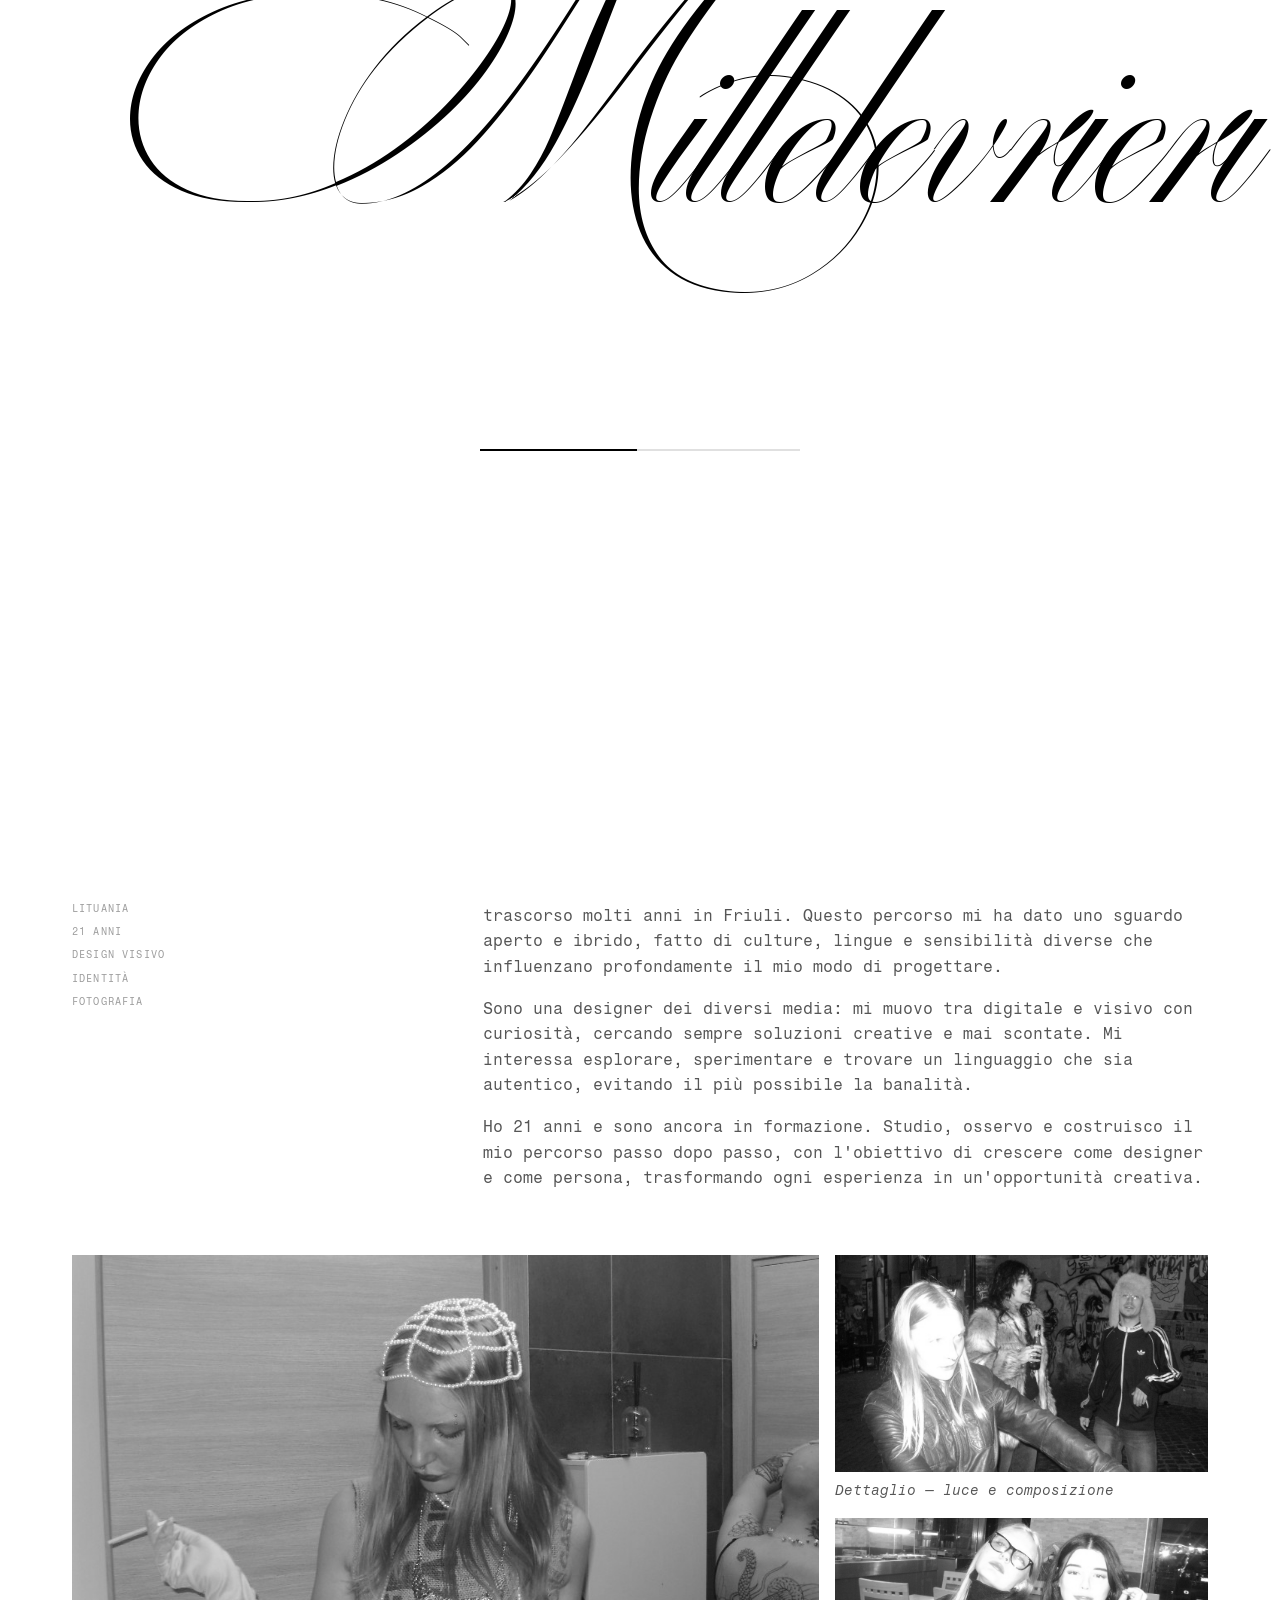
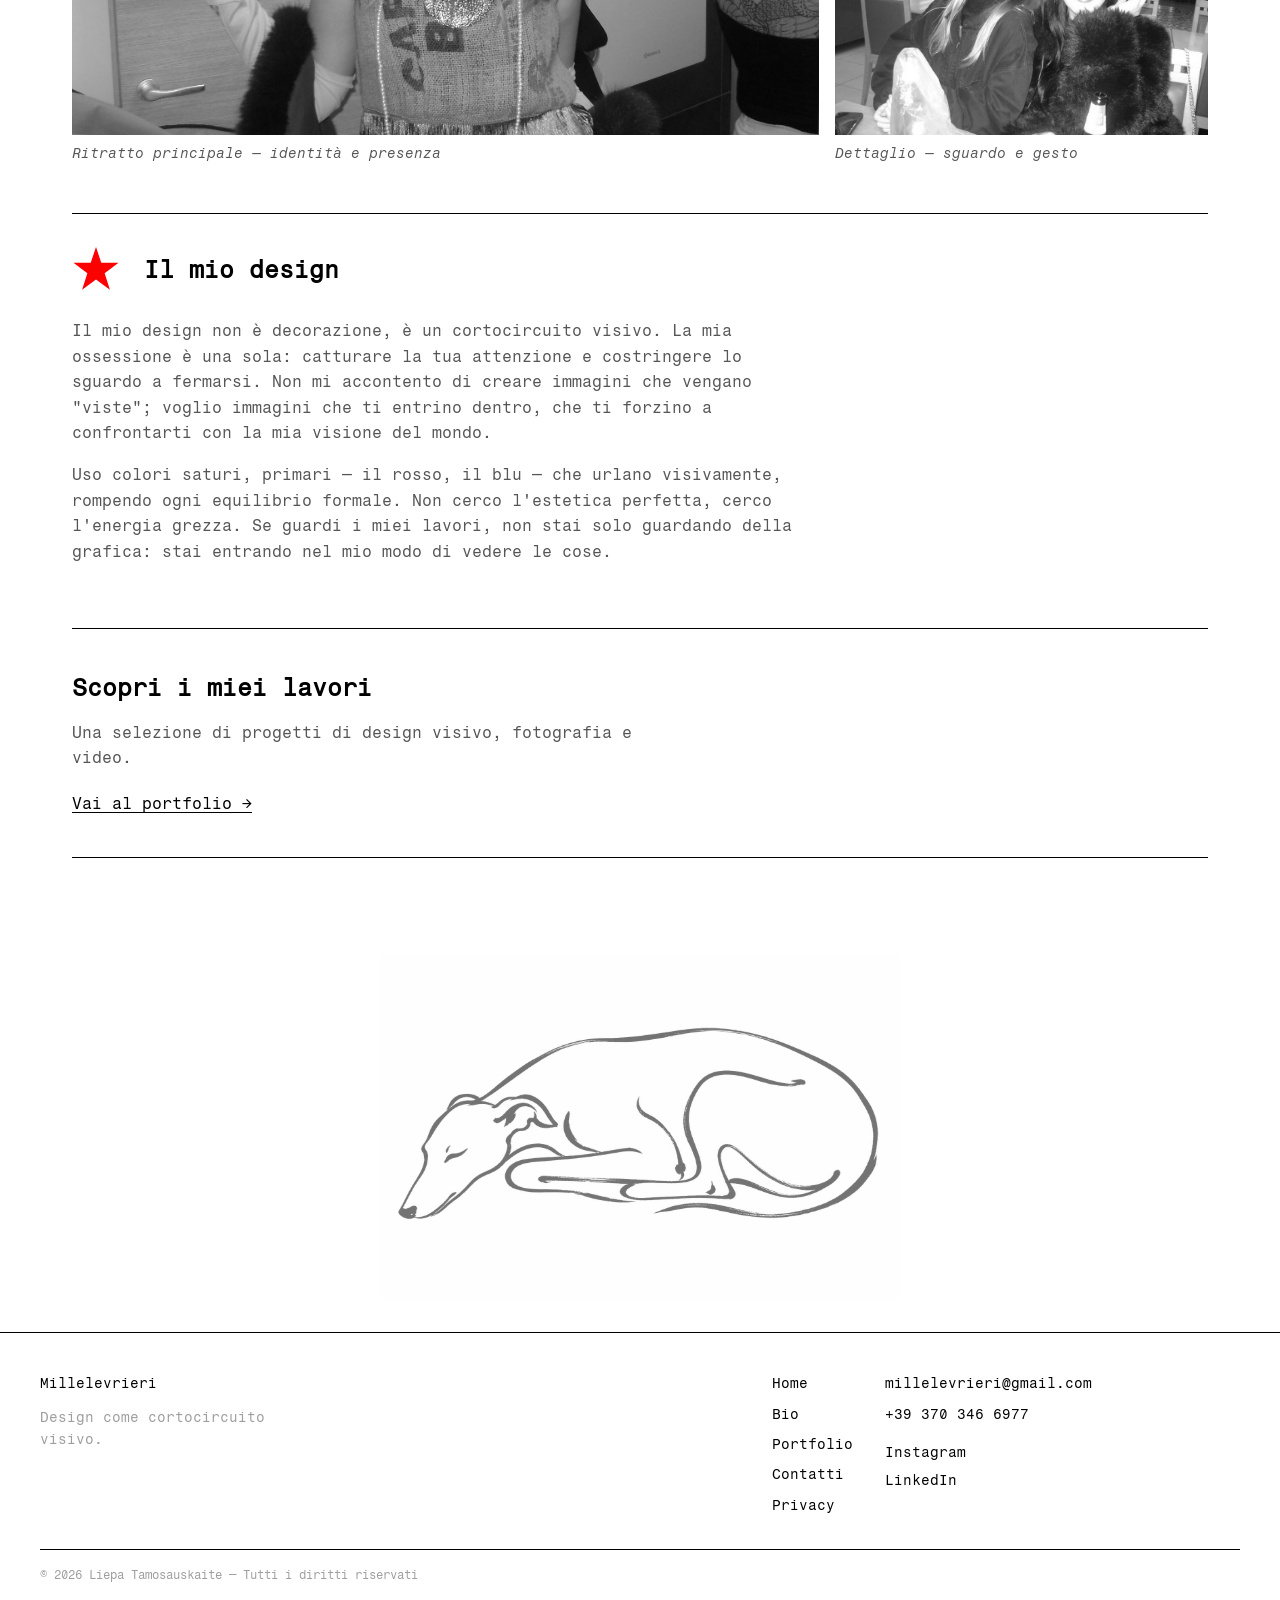
<file: bio.html>
<!DOCTYPE html>
<html lang="it">
<head>
    <meta charset="UTF-8">
    <meta name="viewport" content="width=device-width, initial-scale=1.0">
    <title>Portfolio — Bio</title>
        <meta name="description" content="Biografia di Liepa Tamosauskaite — percorso, competenze e visione del design visivo.">
    <meta property="og:title" content="Millelevrieri — Bio">
    <meta property="og:description" content="Storia professionale e visione creativa di Liepa Tamosauskaite.">
    <meta property="og:image" content="img/bio-home.png">
    <meta property="og:url" content="bio.html">
    <link rel="icon" href="img/favicon.svg" type="image/svg+xml">
    <link rel="stylesheet" href="css/style.css">
    <script>!function(){if(localStorage.getItem("theme")==="dark")document.documentElement.setAttribute("data-theme","dark")}();</script>
</head>
<body>
    <header>
        <a href="index.html" class="header-logo-link" aria-label="Millelevrieri — Home"><span class="header-logo"></span></a>
        <nav>
            <ul>
                <li><a href="index.html">Home</a></li>
                <li><a href="bio.html">Bio</a></li>
                <li><a href="portfolio.html">Portfolio</a></li>
                <li><a href="contatti.html">Contatti</a></li>
            </ul>
        </nav>
        <button type="button" class="theme-toggle" aria-label="Attiva tema scuro" aria-pressed="false">Dark</button>
        <button class="nav-toggle" aria-label="Menu" aria-expanded="false"><span></span><span></span><span></span></button>
    </header>
    <main>
        <section class="bio-quote">
            <div class="bio-quote-wrapper">
                <p class="bio-quote-top">Design come</p>
                <p class="bio-quote-bottom">cortocircuito visivo.</p>
                <img class="bio-quote-dog" src="img/whippet.png" alt="" aria-hidden="true">
            </div>
        </section>

        <section id="bio">
            <h1>Chi sono</h1>
            <div class="bio-intro">
                <ul class="bio-info-list">
                    <li>Roma</li>
                    <li>Lituania</li>
                    <li>21 anni</li>
                    <li>Design visivo</li>
                    <li>Identità</li>
                    <li>Fotografia</li>
                </ul>
                <div class="bio-intro-text">
                    <p>Sono una ragazza lituana che ha scelto di chiamare casa Roma, dopo aver trascorso molti anni in Friuli. Questo percorso mi ha dato uno sguardo aperto e ibrido, fatto di culture, lingue e sensibilità diverse che influenzano profondamente il mio modo di progettare.</p>
                    <p>Sono una designer dei diversi media: mi muovo tra digitale e visivo con curiosità, cercando sempre soluzioni creative e mai scontate. Mi interessa esplorare, sperimentare e trovare un linguaggio che sia autentico, evitando il più possibile la banalità.</p>
                    <p>Ho 21 anni e sono ancora in formazione. Studio, osservo e costruisco il mio percorso passo dopo passo, con l'obiettivo di crescere come designer e come persona, trasformando ogni esperienza in un'opportunità creativa.</p>
                </div>
            </div>
        </section>

        <section id="bio-foto-section">
            <div class="bio-foto">
                <figure>
                    <img class="bio-foto-main lightbox-trigger" src="img/bio-1.png" alt="Liepa Tamosauskaite — ritratto principale">
                    <figcaption>Ritratto principale — identità e presenza</figcaption>
                </figure>
                <div class="bio-foto-side">
                    <figure>
                        <img class="lightbox-trigger" src="img/bio-2.png" alt="Liepa Tamosauskaite — dettaglio 1">
                        <figcaption>Dettaglio — luce e composizione</figcaption>
                    </figure>
                    <figure>
                        <img class="lightbox-trigger" src="img/bio-3.png" alt="Liepa Tamosauskaite — dettaglio 2">
                        <figcaption>Dettaglio — sguardo e gesto</figcaption>
                    </figure>
                </div>
            </div>
        </section>

        <section id="bio-design">
            <div class="bio-design-header">
                <svg class="bio-design-star" viewBox="0 0 100 100" xmlns="http://www.w3.org/2000/svg" aria-hidden="true">
                    <polygon points="50,2 61,35 97,35 68,57 79,91 50,70 21,91 32,57 3,35 39,35" fill="#FF0000"/>
                </svg>
                <h2>Il mio design</h2>
            </div>
            <div class="bio-design-text">
                <p>Il mio design non è decorazione, è un cortocircuito visivo. La mia ossessione è una sola: catturare la tua attenzione e costringere lo sguardo a fermarsi. Non mi accontento di creare immagini che vengano "viste"; voglio immagini che ti entrino dentro, che ti forzino a confrontarti con la mia visione del mondo.</p>
                <p>Uso colori saturi, primari — il rosso, il blu — che urlano visivamente, rompendo ogni equilibrio formale. Non cerco l'estetica perfetta, cerco l'energia grezza. Se guardi i miei lavori, non stai solo guardando della grafica: stai entrando nel mio modo di vedere le cose.</p>
            </div>
        </section>

        <section class="page-cta">
            <h2>Scopri i miei lavori</h2>
            <p>Una selezione di progetti di design visivo, fotografia e video.</p>
            <a href="portfolio.html" class="page-cta-btn">Vai al portfolio →</a>
        </section>

        <div class="page-levriero">
            <img src="img/levriero-ink.png" alt="">
        </div>
    </main>
        <footer class="site-footer">
        <div class="footer-inner">
            <div class="footer-col">
                <a href="index.html" class="footer-logo">Millelevrieri</a>
                <p class="footer-tagline">Design come cortocircuito visivo.</p>
            </div>
            <nav class="footer-nav" aria-label="Navigazione footer">
                <ul>
                    <li><a href="index.html">Home</a></li>
                    <li><a href="bio.html">Bio</a></li>
                    <li><a href="portfolio.html">Portfolio</a></li>
                    <li><a href="contatti.html">Contatti</a></li>
                    <li><a href="privacy.html">Privacy</a></li>
                </ul>
            </nav>
            <div class="footer-col footer-contact">
                <a href="mailto:millelevrieri@gmail.com">millelevrieri@gmail.com</a>
                <a href="tel:+393703466977">+39 370 346 6977</a>
                <ul class="footer-social">
                    <li><a href="https://instagram.com/millelevrieri" target="_blank" rel="noopener">Instagram</a></li>
                    <li><a href="https://www.linkedin.com/in/liepa-tamosauskaite" target="_blank" rel="noopener">LinkedIn</a></li>
                </ul>
            </div>
        </div>
        <p class="footer-copy">&copy; 2026 Liepa Tamosauskaite — Tutti i diritti riservati</p>
    </footer>
    <script src="js/main.js"></script>
</body>
</html>
</file>
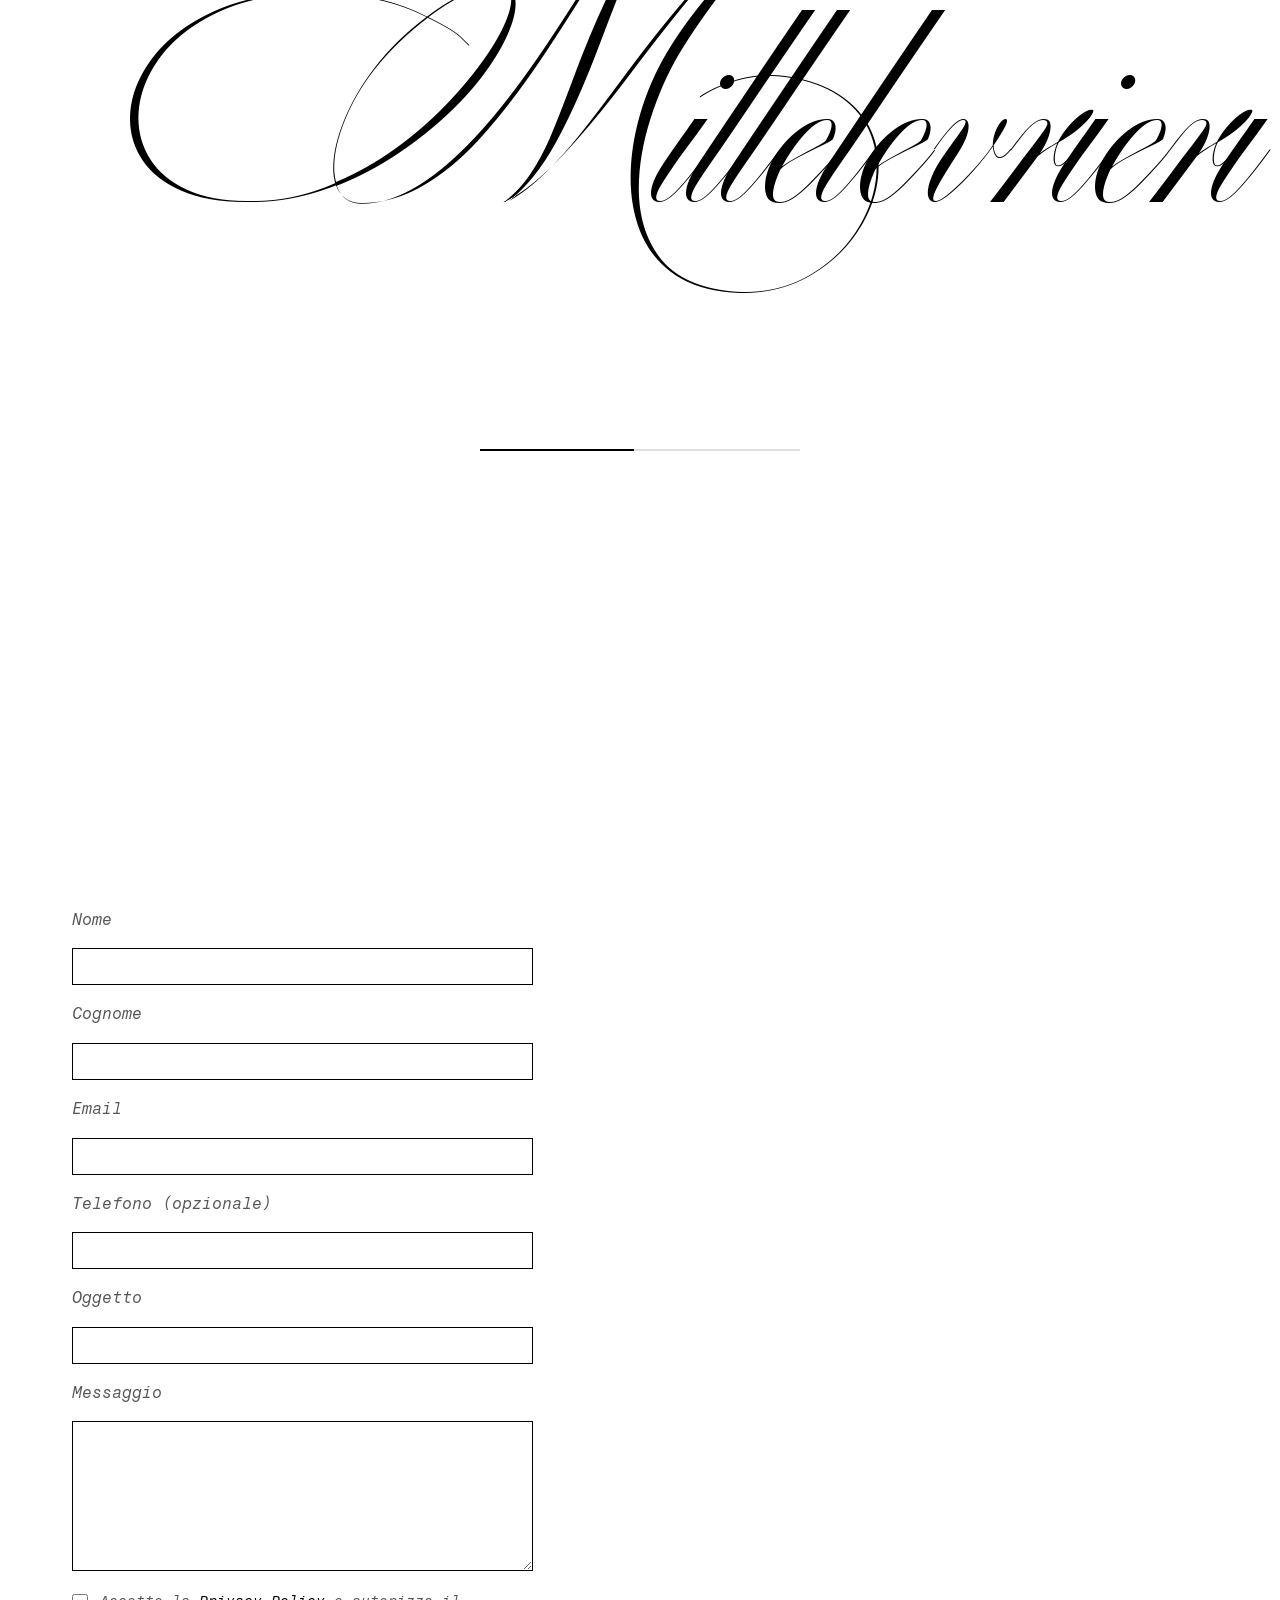
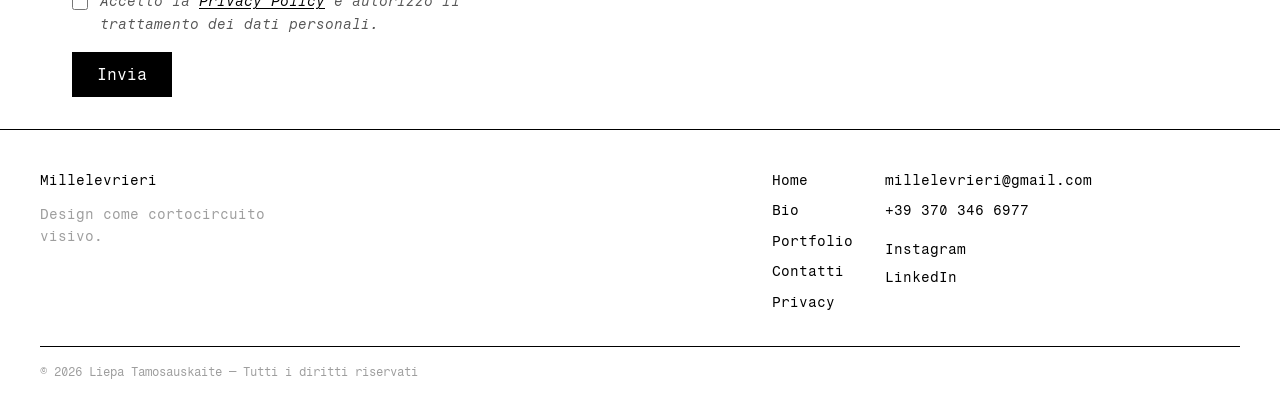
<file: contatti.html>
<!DOCTYPE html>
<html lang="it">
<head>
    <meta charset="UTF-8">
    <meta name="viewport" content="width=device-width, initial-scale=1.0">
    <title>Portfolio — Contatti</title>
    <meta name="description" content="Contatta Liepa Tamosauskaite per collaborazioni, commissioni e progetti creativi.">
    <meta property="og:title" content="Millelevrieri — Contatti">
    <meta property="og:description" content="Email, telefono e form di contatto.">
    <meta property="og:image" content="img/bio-home.png">
    <meta property="og:url" content="contatti.html">
    <link rel="icon" href="img/favicon.svg" type="image/svg+xml">
    <link rel="stylesheet" href="css/style.css">
    <script>!function(){if(localStorage.getItem("theme")==="dark")document.documentElement.setAttribute("data-theme","dark")}();</script>
</head>
<body>
    <header>
        <a href="index.html" class="header-logo-link" aria-label="Millelevrieri — Home"><span class="header-logo"></span></a>
        <nav>
            <ul>
                <li><a href="index.html">Home</a></li>
                <li><a href="bio.html">Bio</a></li>
                <li><a href="portfolio.html">Portfolio</a></li>
                <li><a href="contatti.html">Contatti</a></li>
            </ul>
        </nav>
        <button type="button" class="theme-toggle" aria-label="Attiva tema scuro" aria-pressed="false">Dark</button>
        <button class="nav-toggle" aria-label="Menu" aria-expanded="false"><span></span><span></span><span></span></button>
    </header>
    <main>
        <section id="contatti" class="contatti-layout">
            <div class="contatti-content">
                <h1>Contatti</h1>
                <p>Per collaborazioni o richieste, scrivimi. Rispondo di solito entro 48 ore lavorative.</p>

                <div class="contatti-info">
                    <h2>Indirizzo</h2>
                    <p>Roma, Italia</p>
                    <h2>Orari</h2>
                    <p>Lunedì — Venerdì, 10:00 — 18:00</p>
                </div>

                <ul class="contatti-social">
                    <li>
                        <a href="https://instagram.com/millelevrieri" target="_blank" rel="noopener">
                            <svg xmlns="http://www.w3.org/2000/svg" viewBox="0 0 24 24" aria-hidden="true">
                                <rect x="2" y="2" width="20" height="20" rx="5" ry="5" fill="none" stroke="currentColor" stroke-width="2"/>
                                <circle cx="12" cy="12" r="5" fill="none" stroke="currentColor" stroke-width="2"/>
                                <circle cx="17.5" cy="6.5" r="1.2" fill="currentColor"/>
                            </svg>
                            <span>@millelevrieri</span>
                        </a>
                    </li>
                    <li>
                        <a href="https://wa.me/393703466977" target="_blank" rel="noopener">
                            <svg xmlns="http://www.w3.org/2000/svg" viewBox="0 0 24 24" aria-hidden="true">
                                <path fill="none" stroke="currentColor" stroke-width="2" d="M12 2C6.48 2 2 6.48 2 12c0 1.85.5 3.58 1.37 5.07L2 22l5.11-1.34A9.94 9.94 0 0 0 12 22c5.52 0 10-4.48 10-10S17.52 2 12 2z"/>
                                <path fill="none" stroke="currentColor" stroke-width="1.5" stroke-linecap="round" d="M8.5 10.5c.5 1.5 2 3 3.5 3.5"/>
                                <path fill="none" stroke="currentColor" stroke-width="1.5" stroke-linecap="round" stroke-linejoin="round" d="M8 8.5s.5-.5 1 0l1 2-1 1s1 2 3 3l1-1 2 1c.5.5 0 1 0 1s-1.5 1-3 0C9.5 14 8 11 8 11"/>
                            </svg>
                            <span>+39 370 346 6977</span>
                        </a>
                    </li>
                    <li>
                        <a href="mailto:millelevrieri@gmail.com">
                            <svg xmlns="http://www.w3.org/2000/svg" viewBox="0 0 24 24" aria-hidden="true">
                                <rect x="2" y="4" width="20" height="16" rx="2" fill="none" stroke="currentColor" stroke-width="2"/>
                                <polyline points="2,4 12,13 22,4" fill="none" stroke="currentColor" stroke-width="2"/>
                            </svg>
                            <span>millelevrieri@gmail.com</span>
                        </a>
                    </li>
                    <li>
                        <a href="https://www.linkedin.com/in/liepa-tamosauskaite" target="_blank" rel="noopener">
                            <svg xmlns="http://www.w3.org/2000/svg" viewBox="0 0 24 24" aria-hidden="true">
                                <rect x="2" y="2" width="20" height="20" rx="3" fill="none" stroke="currentColor" stroke-width="2"/>
                                <line x1="7" y1="10" x2="7" y2="17" stroke="currentColor" stroke-width="2" stroke-linecap="round"/>
                                <circle cx="7" cy="7" r="1.2" fill="currentColor"/>
                                <path fill="none" stroke="currentColor" stroke-width="2" stroke-linecap="round" d="M11 10v7M11 13c0-2 6-3 6 0v4"/>
                            </svg>
                            <span>Tamosauskaite Liepa</span>
                        </a>
                    </li>
                </ul>

                <iframe class="contatti-map" title="Mappa — Roma" src="https://www.google.com/maps/embed?pb=!1m18!1m12!1m3!1d118783.045!2d12.434!3d41.9028!2m3!1f0!2f0!3f0!3m2!1i1024!2i768!4f13.1!3m3!1m2!1s0x132f6196f9928e53%3A0x28f1c82e9085032a!2sRoma%20RM!5e0!3m2!1sit!2sit!4v1700000000000!5m2!1sit!2sit" allowfullscreen="" loading="lazy" referrerpolicy="no-referrer-when-downgrade"></iframe>

                <form id="contact-form" class="contact-form">
                    <label for="name">Nome</label>
                    <input type="text" id="name" name="name" required>
                    <label for="surname">Cognome</label>
                    <input type="text" id="surname" name="surname" required>
                    <label for="email">Email</label>
                    <input type="email" id="email" name="email" required>
                    <label for="phone">Telefono (opzionale)</label>
                    <input type="tel" id="phone" name="phone">
                    <label for="subject">Oggetto</label>
                    <input type="text" id="subject" name="subject" required>
                    <label for="message">Messaggio</label>
                    <textarea id="message" name="message" required></textarea>
                    <label class="form-privacy">
                        <input type="checkbox" id="privacy" name="privacy" required>
                        <span>Accetto la <a href="privacy.html">Privacy Policy</a> e autorizzo il trattamento dei dati personali.</span>
                    </label>
                    <button type="submit">Invia</button>
                </form>
            </div>
            <img src="img/grey.png" alt="Levriero" class="contatti-img">
        </section>
    </main>
    <footer class="site-footer">
        <div class="footer-inner">
            <div class="footer-col">
                <a href="index.html" class="footer-logo">Millelevrieri</a>
                <p class="footer-tagline">Design come cortocircuito visivo.</p>
            </div>
            <nav class="footer-nav" aria-label="Navigazione footer">
                <ul>
                    <li><a href="index.html">Home</a></li>
                    <li><a href="bio.html">Bio</a></li>
                    <li><a href="portfolio.html">Portfolio</a></li>
                    <li><a href="contatti.html">Contatti</a></li>
                    <li><a href="privacy.html">Privacy</a></li>
                </ul>
            </nav>
            <div class="footer-col footer-contact">
                <a href="mailto:millelevrieri@gmail.com">millelevrieri@gmail.com</a>
                <a href="tel:+393703466977">+39 370 346 6977</a>
                <ul class="footer-social">
                    <li><a href="https://instagram.com/millelevrieri" target="_blank" rel="noopener">Instagram</a></li>
                    <li><a href="https://www.linkedin.com/in/liepa-tamosauskaite" target="_blank" rel="noopener">LinkedIn</a></li>
                </ul>
            </div>
        </div>
        <p class="footer-copy">&copy; 2026 Liepa Tamosauskaite — Tutti i diritti riservati</p>
    </footer>
    <script src="js/main.js"></script>
</body>
</html>
</file>
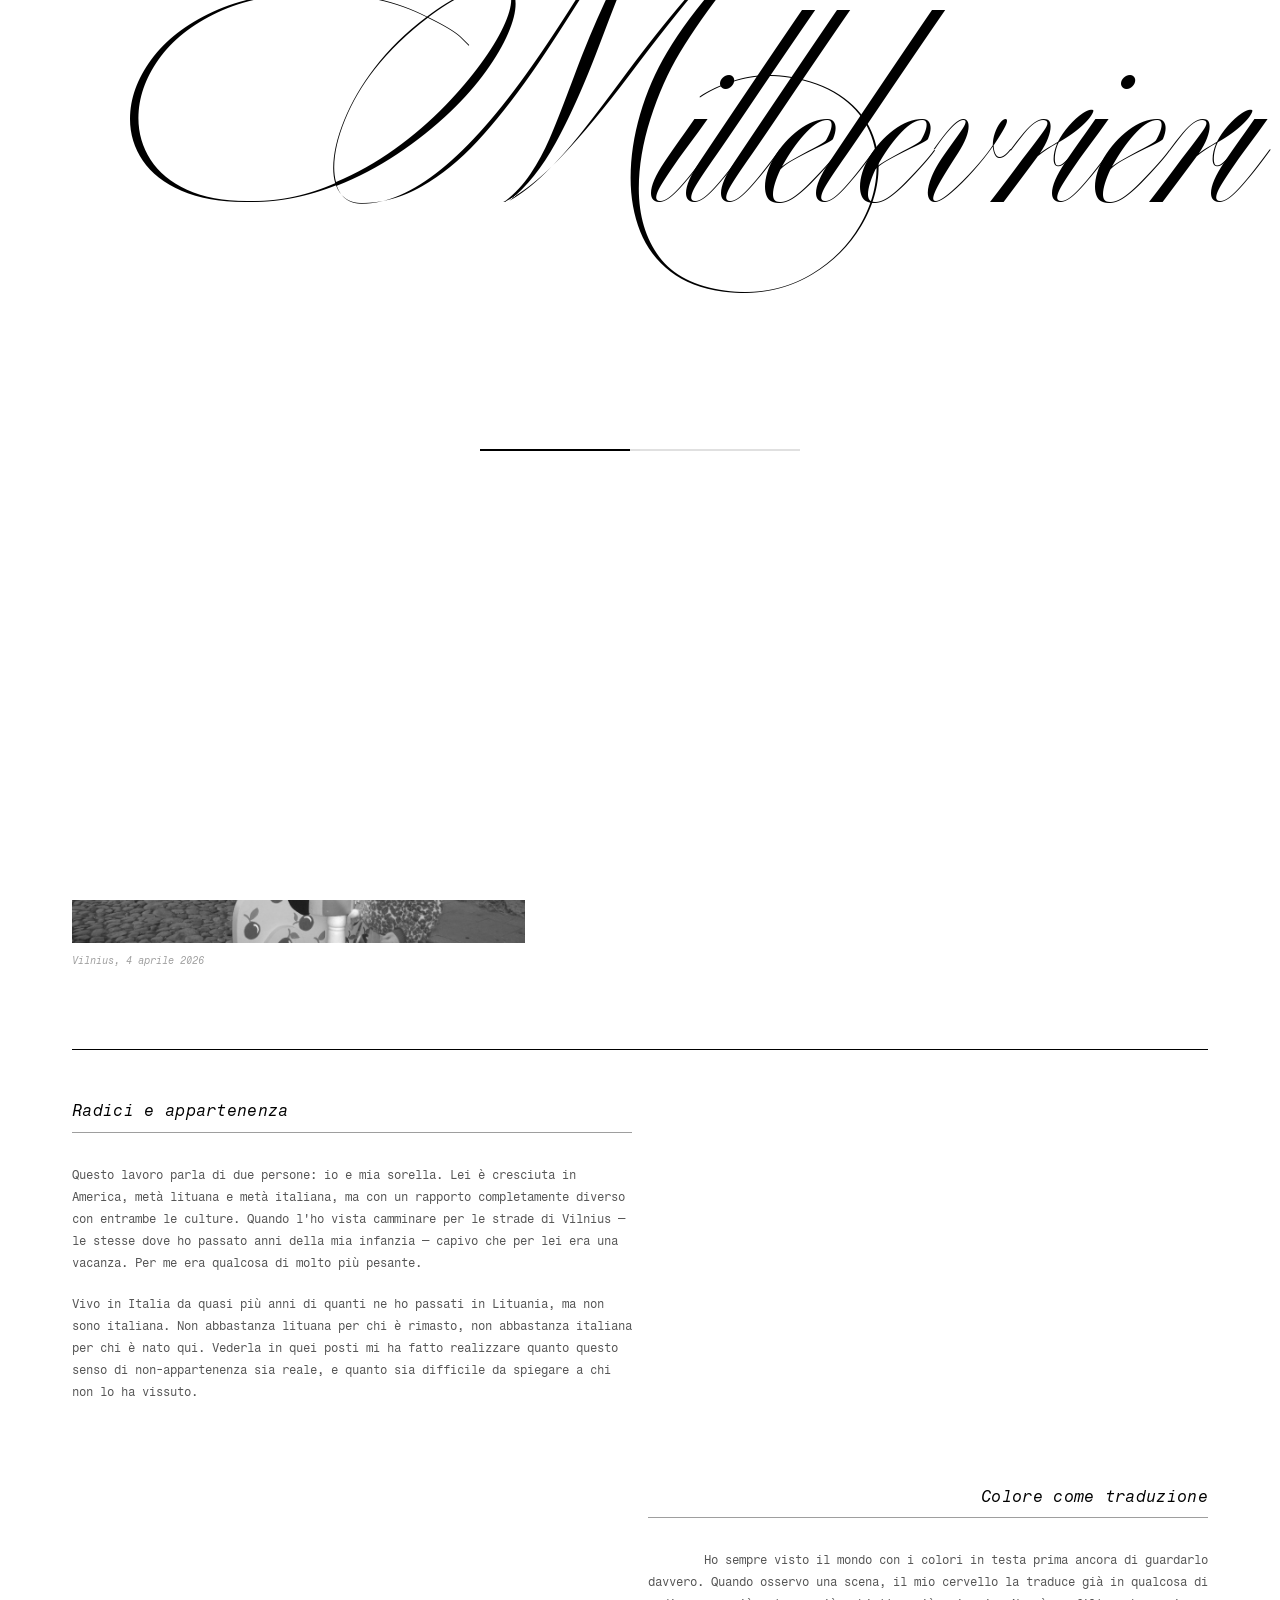
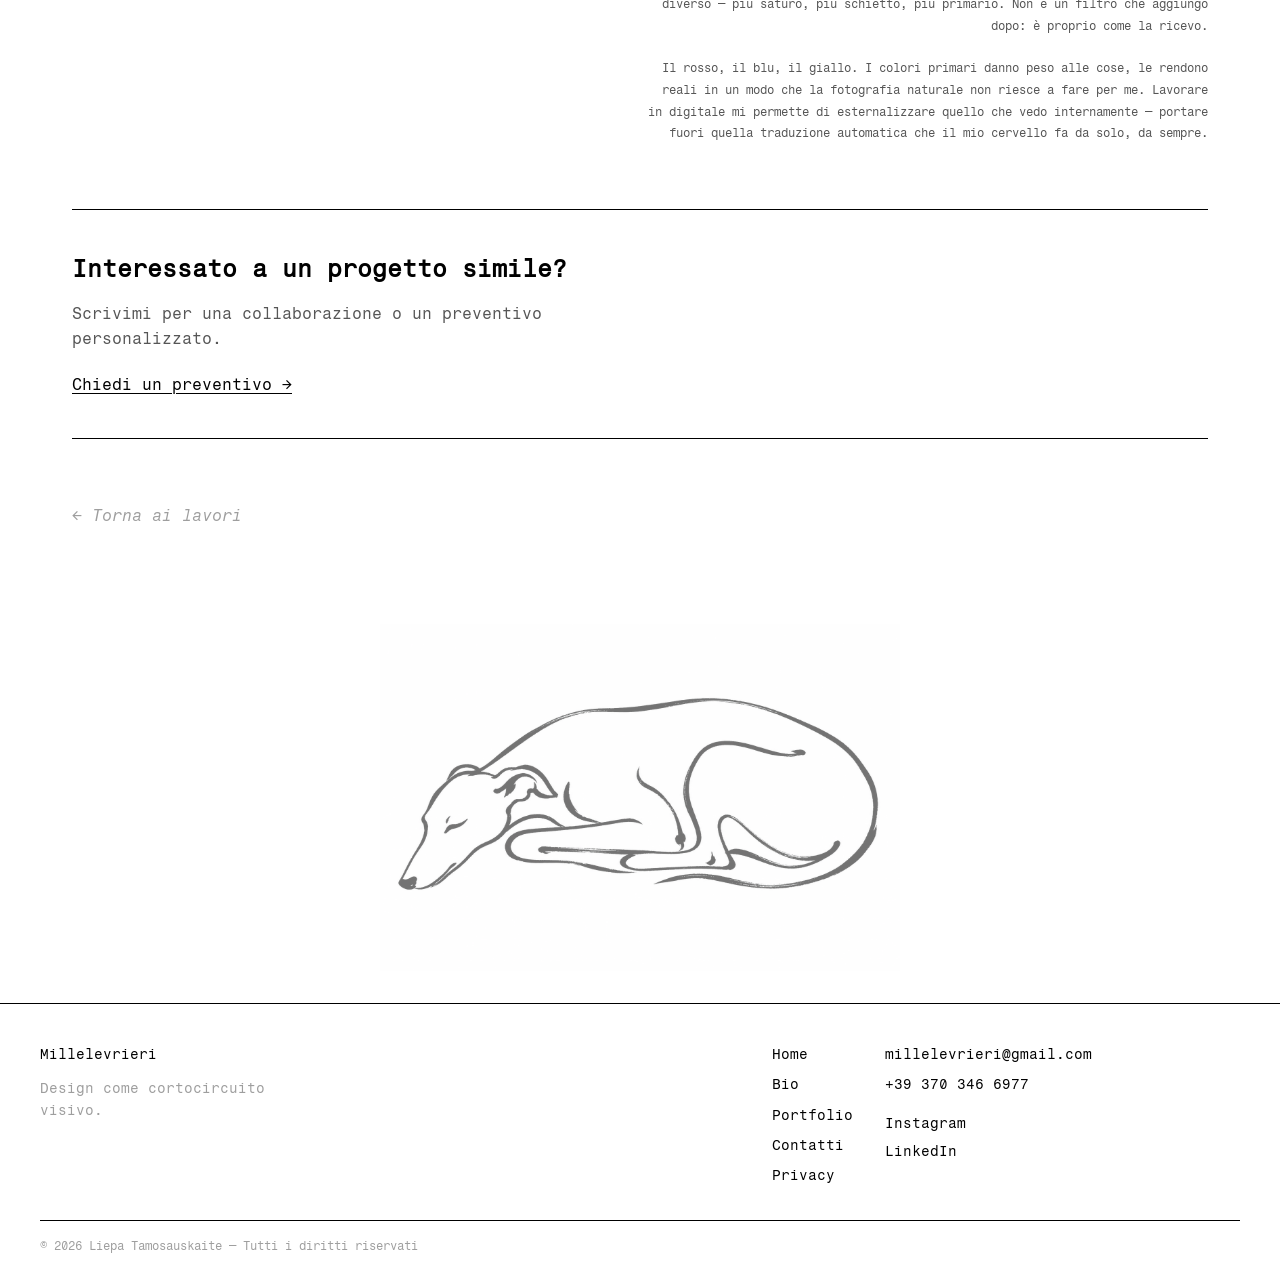
<file: lavoro-1.html>
<!DOCTYPE html>
<html lang="it">
<head>
    <meta charset="UTF-8">
    <meta name="viewport" content="width=device-width, initial-scale=1.0">
    <title>Portfolio — Lavoro 1</title>
        <meta name="description" content="Dettaglio progetto 1 — portfolio Millelevrieri di Liepa Tamosauskaite.">
    <meta property="og:title" content="Millelevrieri — Lavoro 1">
    <meta property="og:description" content="Case study di design visivo e fotografia.">
    <meta property="og:image" content="img/bio-home.png">
    <meta property="og:url" content="lavoro-1.html">
    <link rel="icon" href="img/favicon.svg" type="image/svg+xml">
    <link rel="stylesheet" href="css/style.css">
    <script>!function(){if(localStorage.getItem("theme")==="dark")document.documentElement.setAttribute("data-theme","dark")}();</script>
</head>
<body>
    <header>
        <a href="index.html" class="header-logo-link" aria-label="Millelevrieri — Home"><span class="header-logo"></span></a>
        <nav>
            <ul>
                <li><a href="index.html">Home</a></li>
                <li><a href="bio.html">Bio</a></li>
                <li><a href="portfolio.html">Portfolio</a></li>
                <li><a href="contatti.html">Contatti</a></li>
            </ul>
        </nav>
        <button type="button" class="theme-toggle" aria-label="Attiva tema scuro" aria-pressed="false">Dark</button>
        <button class="nav-toggle" aria-label="Menu" aria-expanded="false"><span></span><span></span><span></span></button>
    </header>
    <main>
        <section class="lavoro-detail">
            <h1>La mia città (non più mia)</h1>
            <div class="lavoro-content">
                <div class="lavoro-carousel carousel" aria-label="Galleria progetto">
                    <div class="carousel-track">
                        <figure class="carousel-slide is-active">
                            <img src="img/lavoro-1.png" alt="La mia città — versione a colori">
                        </figure>
                        <figure class="carousel-slide">
                            <img src="img/lavoro-1.png" alt="La mia città — versione negativa" class="lavoro-variant-invert">
                        </figure>
                        <figure class="carousel-slide">
                            <img src="img/lavoro-1.png" alt="La mia città — versione bianco e nero" class="lavoro-variant-bw">
                        </figure>
                    </div>
                    <button type="button" class="carousel-btn carousel-prev" aria-label="Slide precedente">←</button>
                    <button type="button" class="carousel-btn carousel-next" aria-label="Slide successiva">→</button>
                    <div class="carousel-dots" role="tablist" aria-label="Seleziona slide"></div>
                </div>
                <div class="lavoro-desc">
                    <span class="desc-label">Descrizione</span>
                    <p>La scena è dominata da un contrasto cromatico aggressivo tra il blu elettrico dei soggetti e un vortice rosso acceso che funge da sfondo ipnotico. L'immagine fonde elementi eterogenei: figure antropomorfe stilizzate, quasi simili a maschere o sculture astratte, che occupano il centro, suggerendo una narrazione onirica o metaforica. Sulla sinistra, grandi stelle blu ancorano la composizione, mentre sulla destra emerge, quasi inaspettato, un dettaglio fotografico più nitido.</p>
                    <p>La sovrapposizione di questi livelli crea un senso di saturazione visiva che spinge l'osservatore a decodificare le relazioni tra le forme geometriche e le texture organiche. L'effetto finale è quello di una "allucinazione digitale" dove il mondo fisico e quello concettuale si scontrano.</p>
                </div>
            </div>
            <div class="lavoro-raw">
                <div class="lavoro-raw-img">
                    <img src="img/bea-vilnius.png" alt="Bea a Vilnius">
                    <span class="lavoro-raw-caption">Vilnius, 4 aprile 2026</span>
                </div>
                <div class="lavoro-raw-text">
                    <span class="desc-label">Scatto originale</span>
                    <p>Ho scattato questa foto a Vilnius, la mia città natale. Con me c'era mia sorella — metà lituana, metà italiana, cresce in America. Ha conosciuto queste strade, questi colori, questa luce. Ma probabilmente non ci tornerà mai davvero a viverci.</p>
                    <p>È il posto dove è nata metà della sua famiglia, dove esistono le sue radici — eppure quelle radici non la aspettano. L'opera nasce da questa sensazione: appartenere a un luogo che non ti appartiene più, o forse non ti ha mai apparttenuto davvero.</p>
                </div>
            </div>
            <div class="lavoro-notes">
                <div class="lavoro-note lavoro-note--left">
                    <span class="desc-label">Radici e appartenenza</span>
                    <p>Questo lavoro parla di due persone: io e mia sorella. Lei è cresciuta in America, metà lituana e metà italiana, ma con un rapporto completamente diverso con entrambe le culture. Quando l'ho vista camminare per le strade di Vilnius — le stesse dove ho passato anni della mia infanzia — capivo che per lei era una vacanza. Per me era qualcosa di molto più pesante.</p>
                    <p>Vivo in Italia da quasi più anni di quanti ne ho passati in Lituania, ma non sono italiana. Non abbastanza lituana per chi è rimasto, non abbastanza italiana per chi è nato qui. Vederla in quei posti mi ha fatto realizzare quanto questo senso di non-appartenenza sia reale, e quanto sia difficile da spiegare a chi non lo ha vissuto.</p>
                </div>
                <div class="lavoro-note lavoro-note--right">
                    <span class="desc-label">Colore come traduzione</span>
                    <p>Ho sempre visto il mondo con i colori in testa prima ancora di guardarlo davvero. Quando osservo una scena, il mio cervello la traduce già in qualcosa di diverso — più saturo, più schietto, più primario. Non è un filtro che aggiungo dopo: è proprio come la ricevo.</p>
                    <p>Il rosso, il blu, il giallo. I colori primari danno peso alle cose, le rendono reali in un modo che la fotografia naturale non riesce a fare per me. Lavorare in digitale mi permette di esternalizzare quello che vedo internamente — portare fuori quella traduzione automatica che il mio cervello fa da solo, da sempre.</p>
                </div>
            </div>

            
            <section class="page-cta">
                <h2>Interessato a un progetto simile?</h2>
                <p>Scrivimi per una collaborazione o un preventivo personalizzato.</p>
                <a href="contatti.html" class="page-cta-btn">Chiedi un preventivo →</a>
            </section>

            <a class="back-link" href="portfolio.html">&larr; Torna ai lavori</a>

            <div class="page-levriero">
                <img src="img/levriero-ink.png" alt="">
            </div>
        </section>
    </main>
        <footer class="site-footer">
        <div class="footer-inner">
            <div class="footer-col">
                <a href="index.html" class="footer-logo">Millelevrieri</a>
                <p class="footer-tagline">Design come cortocircuito visivo.</p>
            </div>
            <nav class="footer-nav" aria-label="Navigazione footer">
                <ul>
                    <li><a href="index.html">Home</a></li>
                    <li><a href="bio.html">Bio</a></li>
                    <li><a href="portfolio.html">Portfolio</a></li>
                    <li><a href="contatti.html">Contatti</a></li>
                    <li><a href="privacy.html">Privacy</a></li>
                </ul>
            </nav>
            <div class="footer-col footer-contact">
                <a href="mailto:millelevrieri@gmail.com">millelevrieri@gmail.com</a>
                <a href="tel:+393703466977">+39 370 346 6977</a>
                <ul class="footer-social">
                    <li><a href="https://instagram.com/millelevrieri" target="_blank" rel="noopener">Instagram</a></li>
                    <li><a href="https://www.linkedin.com/in/liepa-tamosauskaite" target="_blank" rel="noopener">LinkedIn</a></li>
                </ul>
            </div>
        </div>
        <p class="footer-copy">&copy; 2026 Liepa Tamosauskaite — Tutti i diritti riservati</p>
    </footer>
    <script src="js/main.js"></script>
</body>
</html>
</file>
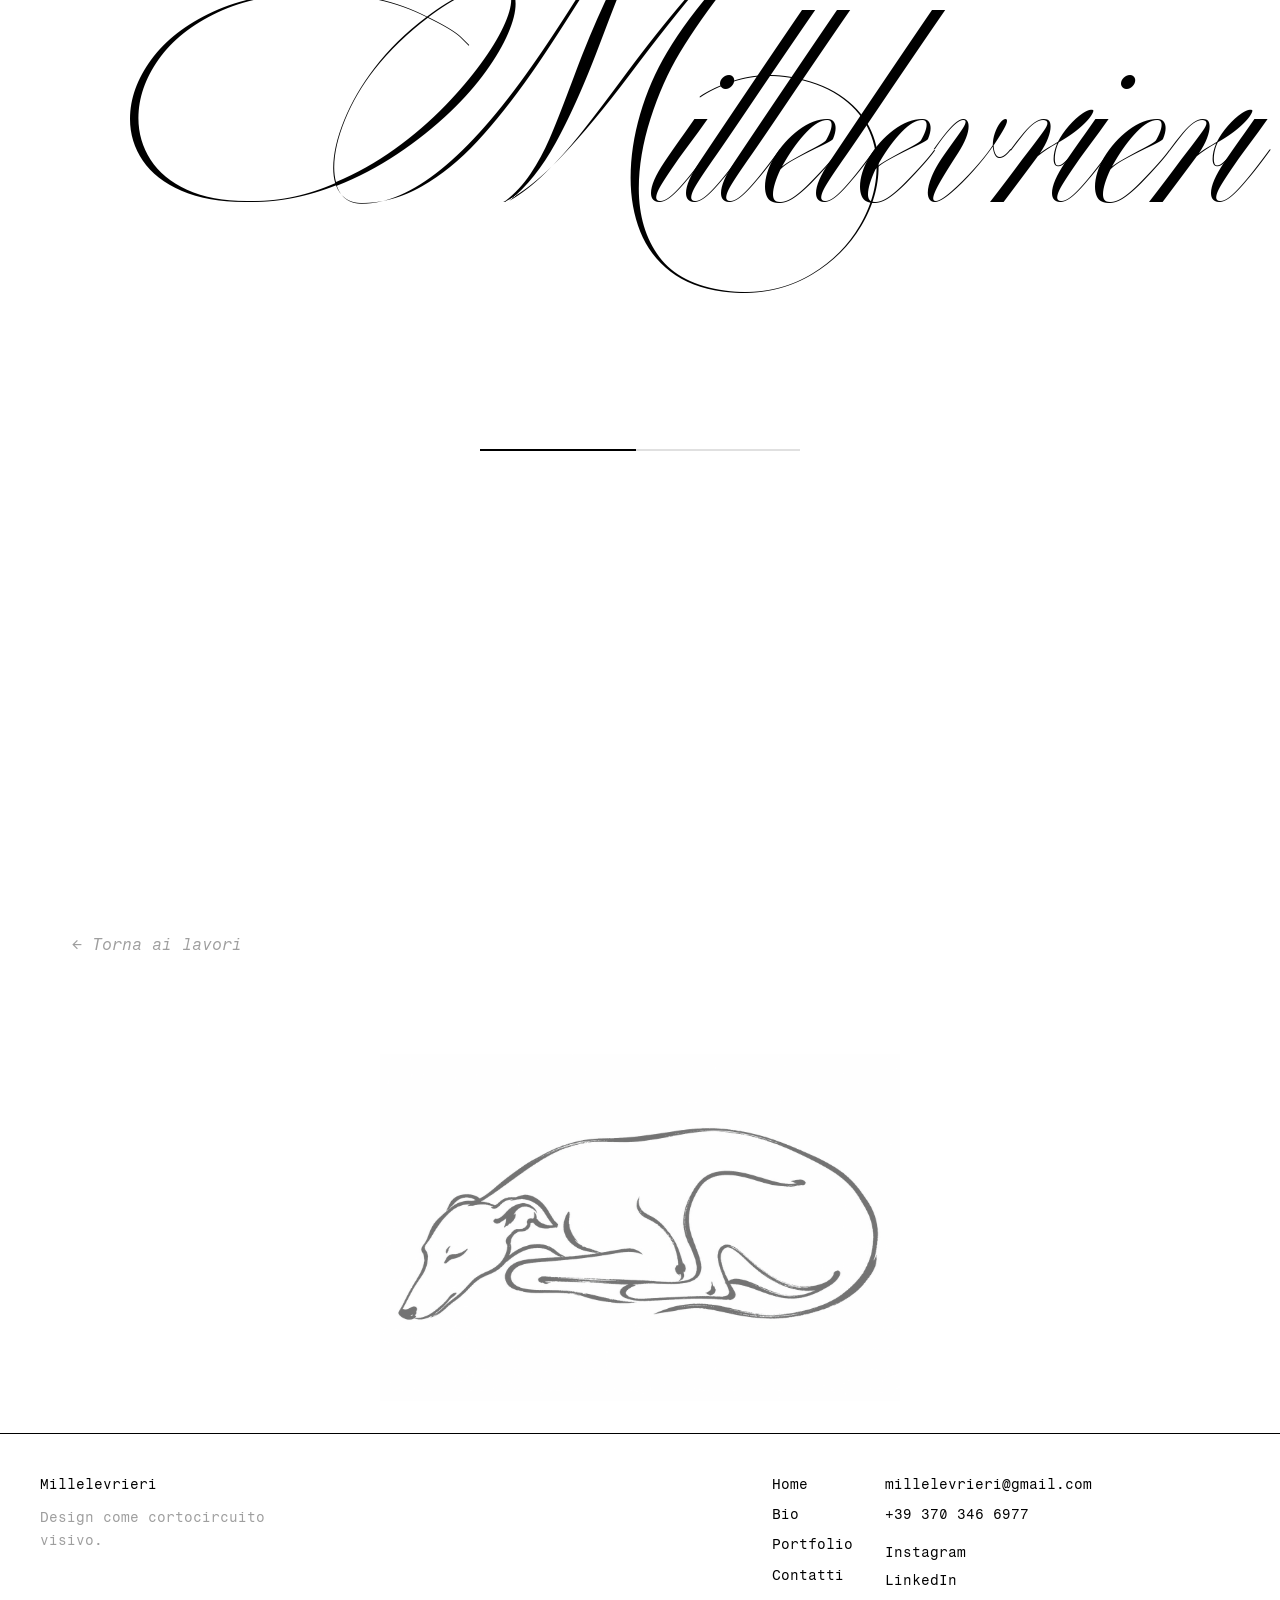
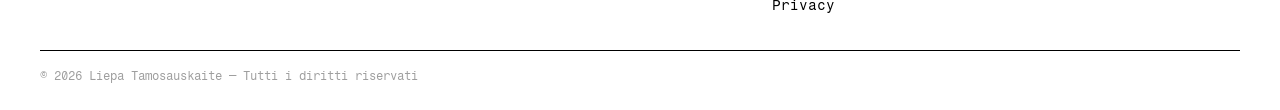
<file: lavoro-2.html>
<!DOCTYPE html>
<html lang="it">
<head>
    <meta charset="UTF-8">
    <meta name="viewport" content="width=device-width, initial-scale=1.0">
    <title>Portfolio — Lavoro 2</title>
        <meta name="description" content="Dettaglio progetto 2 — portfolio Millelevrieri di Liepa Tamosauskaite.">
    <meta property="og:title" content="Millelevrieri — Lavoro 2">
    <meta property="og:description" content="Case study di design visivo e fotografia.">
    <meta property="og:image" content="img/bio-home.png">
    <meta property="og:url" content="lavoro-2.html">
    <link rel="icon" href="img/favicon.svg" type="image/svg+xml">
    <link rel="stylesheet" href="css/style.css">
    <script>!function(){if(localStorage.getItem("theme")==="dark")document.documentElement.setAttribute("data-theme","dark")}();</script>
</head>
<body>
    <header>
        <a href="index.html" class="header-logo-link" aria-label="Millelevrieri — Home"><span class="header-logo"></span></a>
        <nav>
            <ul>
                <li><a href="index.html">Home</a></li>
                <li><a href="bio.html">Bio</a></li>
                <li><a href="portfolio.html">Portfolio</a></li>
                <li><a href="contatti.html">Contatti</a></li>
            </ul>
        </nav>
        <button type="button" class="theme-toggle" aria-label="Attiva tema scuro" aria-pressed="false">Dark</button>
        <button class="nav-toggle" aria-label="Menu" aria-expanded="false"><span></span><span></span><span></span></button>
    </header>
    <main>
        <section class="lavoro-detail">
            <h1>Mirame</h1>
            <div class="lavoro-content">
                <div class="lavoro-carousel carousel" aria-label="Galleria progetto">
                    <div class="carousel-track">
                        <figure class="carousel-slide is-active">
                            <img src="img/lavoro-2.png" alt="Mirame — versione a colori">
                        </figure>
                        <figure class="carousel-slide">
                            <img src="img/lavoro-2.png" alt="Mirame — versione negativa" class="lavoro-variant-invert">
                        </figure>
                        <figure class="carousel-slide">
                            <img src="img/lavoro-2.png" alt="Mirame — versione bianco e nero" class="lavoro-variant-bw">
                        </figure>
                    </div>
                    <button type="button" class="carousel-btn carousel-prev" aria-label="Slide precedente">←</button>
                    <button type="button" class="carousel-btn carousel-next" aria-label="Slide successiva">→</button>
                    <div class="carousel-dots" role="tablist" aria-label="Seleziona slide"></div>
                </div>
                <div class="lavoro-desc">
                    <span class="desc-label">Descrizione</span>
                    <p>Quest'opera si configura come una rielaborazione grafica centrata sul concetto di "sguardo" e voyeurismo, esplicitato dal titolo ripetuto ossessivamente, "MIRAME" (guardami). Il cuore dell'immagine è rappresentato dall'interno di un'automobile — il volante, il cruscotto, lo specchietto retrovisore — che funge da architettura narrativa centrale.</p>
                    <p>La ripetizione del testo, sovrapposto e stratificato, trasforma la parola in un pattern grafico, perdendo il suo significato letterale per diventare puro ritmo visivo. L'immagine sfida l'osservatore: da un lato invita a guardare, dall'altro rende difficile la visione chiara a causa della sovraesposizione e del contrasto estremo.</p>
                </div>
            </div>
            
            <section class="page-cta">
                <h2>Interessato a un progetto simile?</h2>
                <p>Scrivimi per una collaborazione o un preventivo personalizzato.</p>
                <a href="contatti.html" class="page-cta-btn">Chiedi un preventivo →</a>
            </section>

            <a class="back-link" href="portfolio.html">&larr; Torna ai lavori</a>

            <div class="page-levriero">
                <img src="img/levriero-ink.png" alt="">
            </div>
        </section>
    </main>
        <footer class="site-footer">
        <div class="footer-inner">
            <div class="footer-col">
                <a href="index.html" class="footer-logo">Millelevrieri</a>
                <p class="footer-tagline">Design come cortocircuito visivo.</p>
            </div>
            <nav class="footer-nav" aria-label="Navigazione footer">
                <ul>
                    <li><a href="index.html">Home</a></li>
                    <li><a href="bio.html">Bio</a></li>
                    <li><a href="portfolio.html">Portfolio</a></li>
                    <li><a href="contatti.html">Contatti</a></li>
                    <li><a href="privacy.html">Privacy</a></li>
                </ul>
            </nav>
            <div class="footer-col footer-contact">
                <a href="mailto:millelevrieri@gmail.com">millelevrieri@gmail.com</a>
                <a href="tel:+393703466977">+39 370 346 6977</a>
                <ul class="footer-social">
                    <li><a href="https://instagram.com/millelevrieri" target="_blank" rel="noopener">Instagram</a></li>
                    <li><a href="https://www.linkedin.com/in/liepa-tamosauskaite" target="_blank" rel="noopener">LinkedIn</a></li>
                </ul>
            </div>
        </div>
        <p class="footer-copy">&copy; 2026 Liepa Tamosauskaite — Tutti i diritti riservati</p>
    </footer>
    <script src="js/main.js"></script>
</body>
</html>
</file>
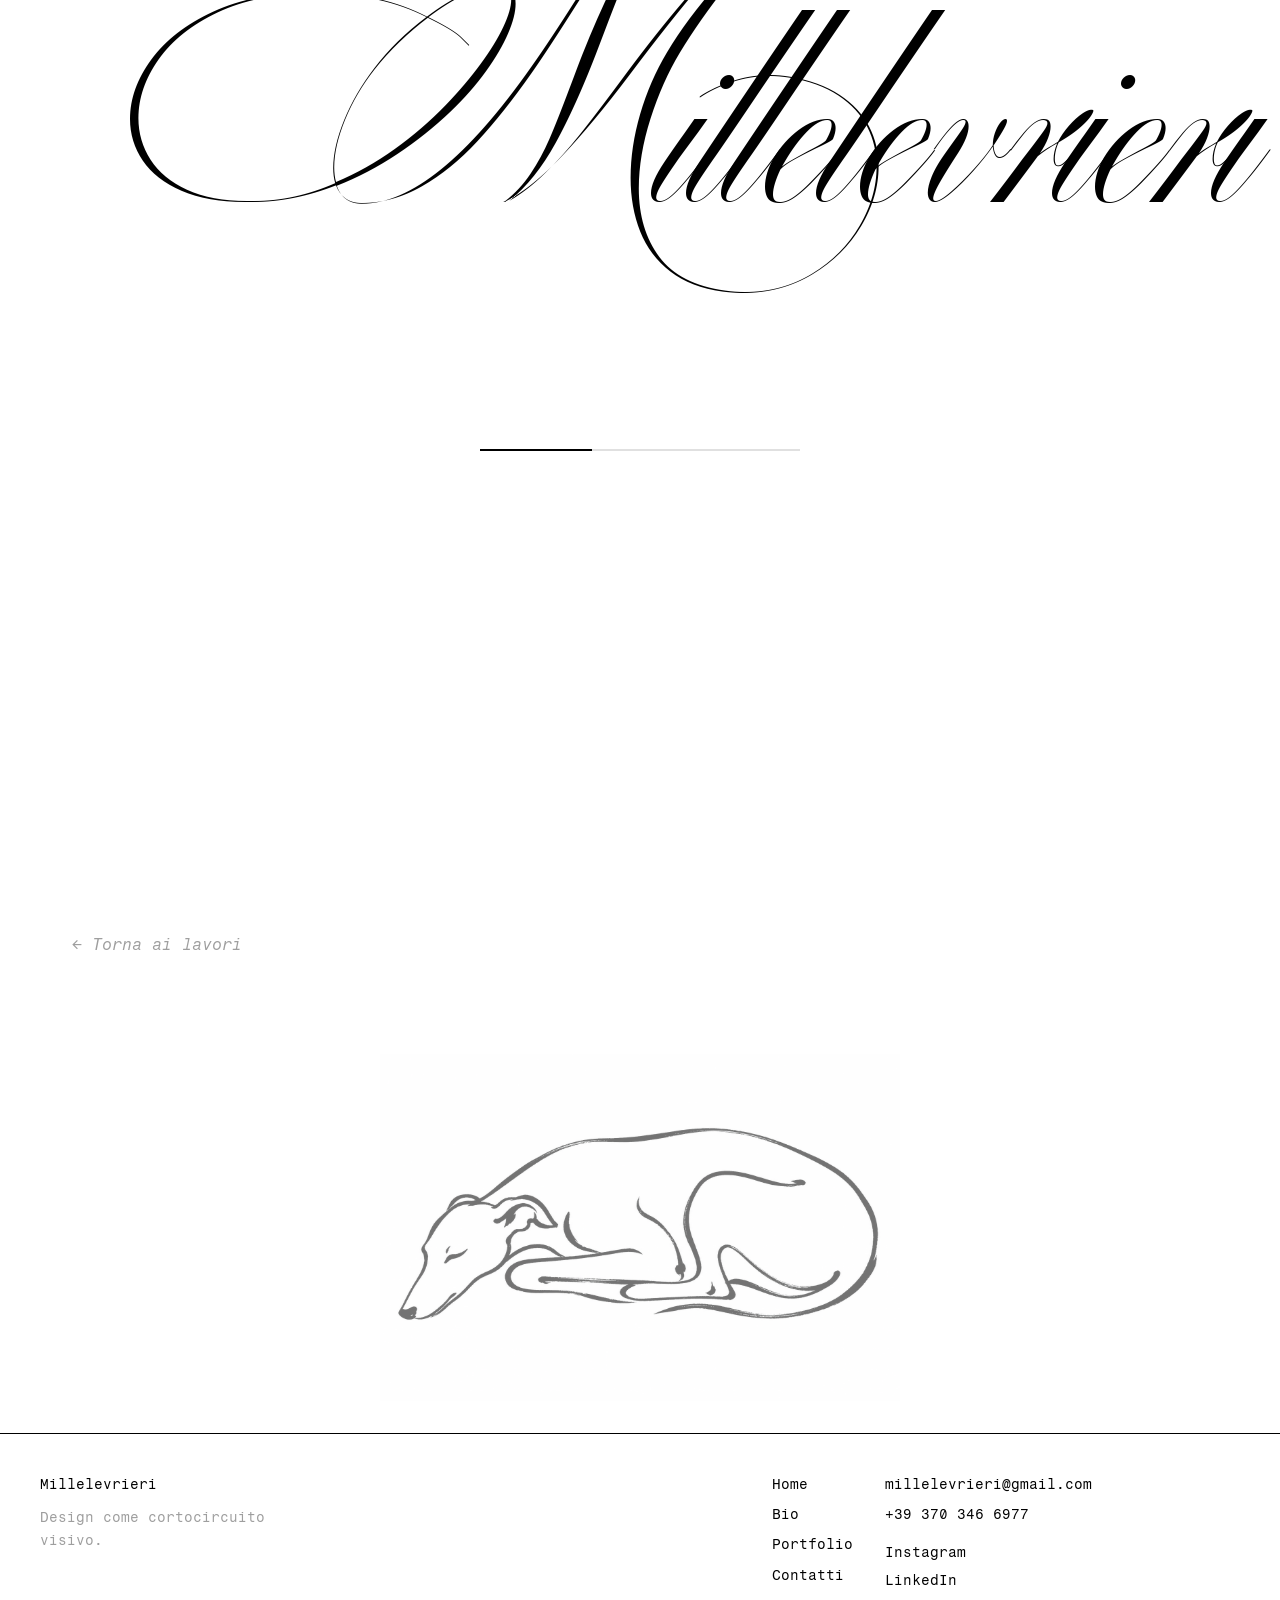
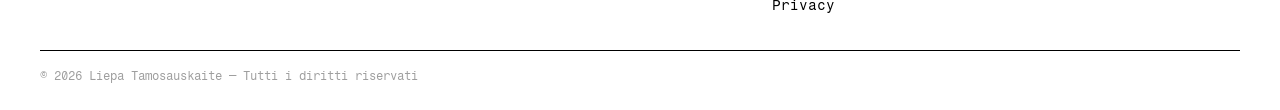
<file: lavoro-3.html>
<!DOCTYPE html>
<html lang="it">
<head>
    <meta charset="UTF-8">
    <meta name="viewport" content="width=device-width, initial-scale=1.0">
    <title>Portfolio — Lavoro 3</title>
        <meta name="description" content="Dettaglio progetto 3 — portfolio Millelevrieri di Liepa Tamosauskaite.">
    <meta property="og:title" content="Millelevrieri — Lavoro 3">
    <meta property="og:description" content="Case study di design visivo e fotografia.">
    <meta property="og:image" content="img/bio-home.png">
    <meta property="og:url" content="lavoro-3.html">
    <link rel="icon" href="img/favicon.svg" type="image/svg+xml">
    <link rel="stylesheet" href="css/style.css">
    <script>!function(){if(localStorage.getItem("theme")==="dark")document.documentElement.setAttribute("data-theme","dark")}();</script>
</head>
<body>
    <header>
        <a href="index.html" class="header-logo-link" aria-label="Millelevrieri — Home"><span class="header-logo"></span></a>
        <nav>
            <ul>
                <li><a href="index.html">Home</a></li>
                <li><a href="bio.html">Bio</a></li>
                <li><a href="portfolio.html">Portfolio</a></li>
                <li><a href="contatti.html">Contatti</a></li>
            </ul>
        </nav>
        <button type="button" class="theme-toggle" aria-label="Attiva tema scuro" aria-pressed="false">Dark</button>
        <button class="nav-toggle" aria-label="Menu" aria-expanded="false"><span></span><span></span><span></span></button>
    </header>
    <main>
        <section class="lavoro-detail">
            <h1>Lupi</h1>
            <div class="lavoro-content">
                <div class="lavoro-carousel carousel" aria-label="Galleria progetto">
                    <div class="carousel-track">
                        <figure class="carousel-slide is-active">
                            <img src="img/lavoro-3.png" alt="Lupi — versione a colori">
                        </figure>
                        <figure class="carousel-slide">
                            <img src="img/lavoro-3.png" alt="Lupi — versione negativa" class="lavoro-variant-invert">
                        </figure>
                        <figure class="carousel-slide">
                            <img src="img/lavoro-3.png" alt="Lupi — versione bianco e nero" class="lavoro-variant-bw">
                        </figure>
                    </div>
                    <button type="button" class="carousel-btn carousel-prev" aria-label="Slide precedente">←</button>
                    <button type="button" class="carousel-btn carousel-next" aria-label="Slide successiva">→</button>
                    <div class="carousel-dots" role="tablist" aria-label="Seleziona slide"></div>
                </div>
                <div class="lavoro-desc">
                    <span class="desc-label">Descrizione</span>
                    <p>Questa fotografia cattura un momento di profonda intimità, caratterizzato da un'estetica cruda, quasi notturna. L'illuminazione è la protagonista indiscussa: una saturazione intensa di blu e viola trasforma l'ambiente in uno spazio sospeso, quasi ultraterreno.</p>
                    <p>L'inquadratura ravvicinata e il taglio deciso creano una sensazione di vicinanza fisica, come se lo spettatore stesse condividendo lo stesso spazio privato. Un'opera che gioca con il contrasto tra l'ordinario della quotidianità e la drammaticità estetica della luce.</p>
                </div>
            </div>
            
            <section class="page-cta">
                <h2>Interessato a un progetto simile?</h2>
                <p>Scrivimi per una collaborazione o un preventivo personalizzato.</p>
                <a href="contatti.html" class="page-cta-btn">Chiedi un preventivo →</a>
            </section>

            <a class="back-link" href="portfolio.html">&larr; Torna ai lavori</a>

            <div class="page-levriero">
                <img src="img/levriero-ink.png" alt="">
            </div>
        </section>
    </main>
        <footer class="site-footer">
        <div class="footer-inner">
            <div class="footer-col">
                <a href="index.html" class="footer-logo">Millelevrieri</a>
                <p class="footer-tagline">Design come cortocircuito visivo.</p>
            </div>
            <nav class="footer-nav" aria-label="Navigazione footer">
                <ul>
                    <li><a href="index.html">Home</a></li>
                    <li><a href="bio.html">Bio</a></li>
                    <li><a href="portfolio.html">Portfolio</a></li>
                    <li><a href="contatti.html">Contatti</a></li>
                    <li><a href="privacy.html">Privacy</a></li>
                </ul>
            </nav>
            <div class="footer-col footer-contact">
                <a href="mailto:millelevrieri@gmail.com">millelevrieri@gmail.com</a>
                <a href="tel:+393703466977">+39 370 346 6977</a>
                <ul class="footer-social">
                    <li><a href="https://instagram.com/millelevrieri" target="_blank" rel="noopener">Instagram</a></li>
                    <li><a href="https://www.linkedin.com/in/liepa-tamosauskaite" target="_blank" rel="noopener">LinkedIn</a></li>
                </ul>
            </div>
        </div>
        <p class="footer-copy">&copy; 2026 Liepa Tamosauskaite — Tutti i diritti riservati</p>
    </footer>
    <script src="js/main.js"></script>
</body>
</html>
</file>
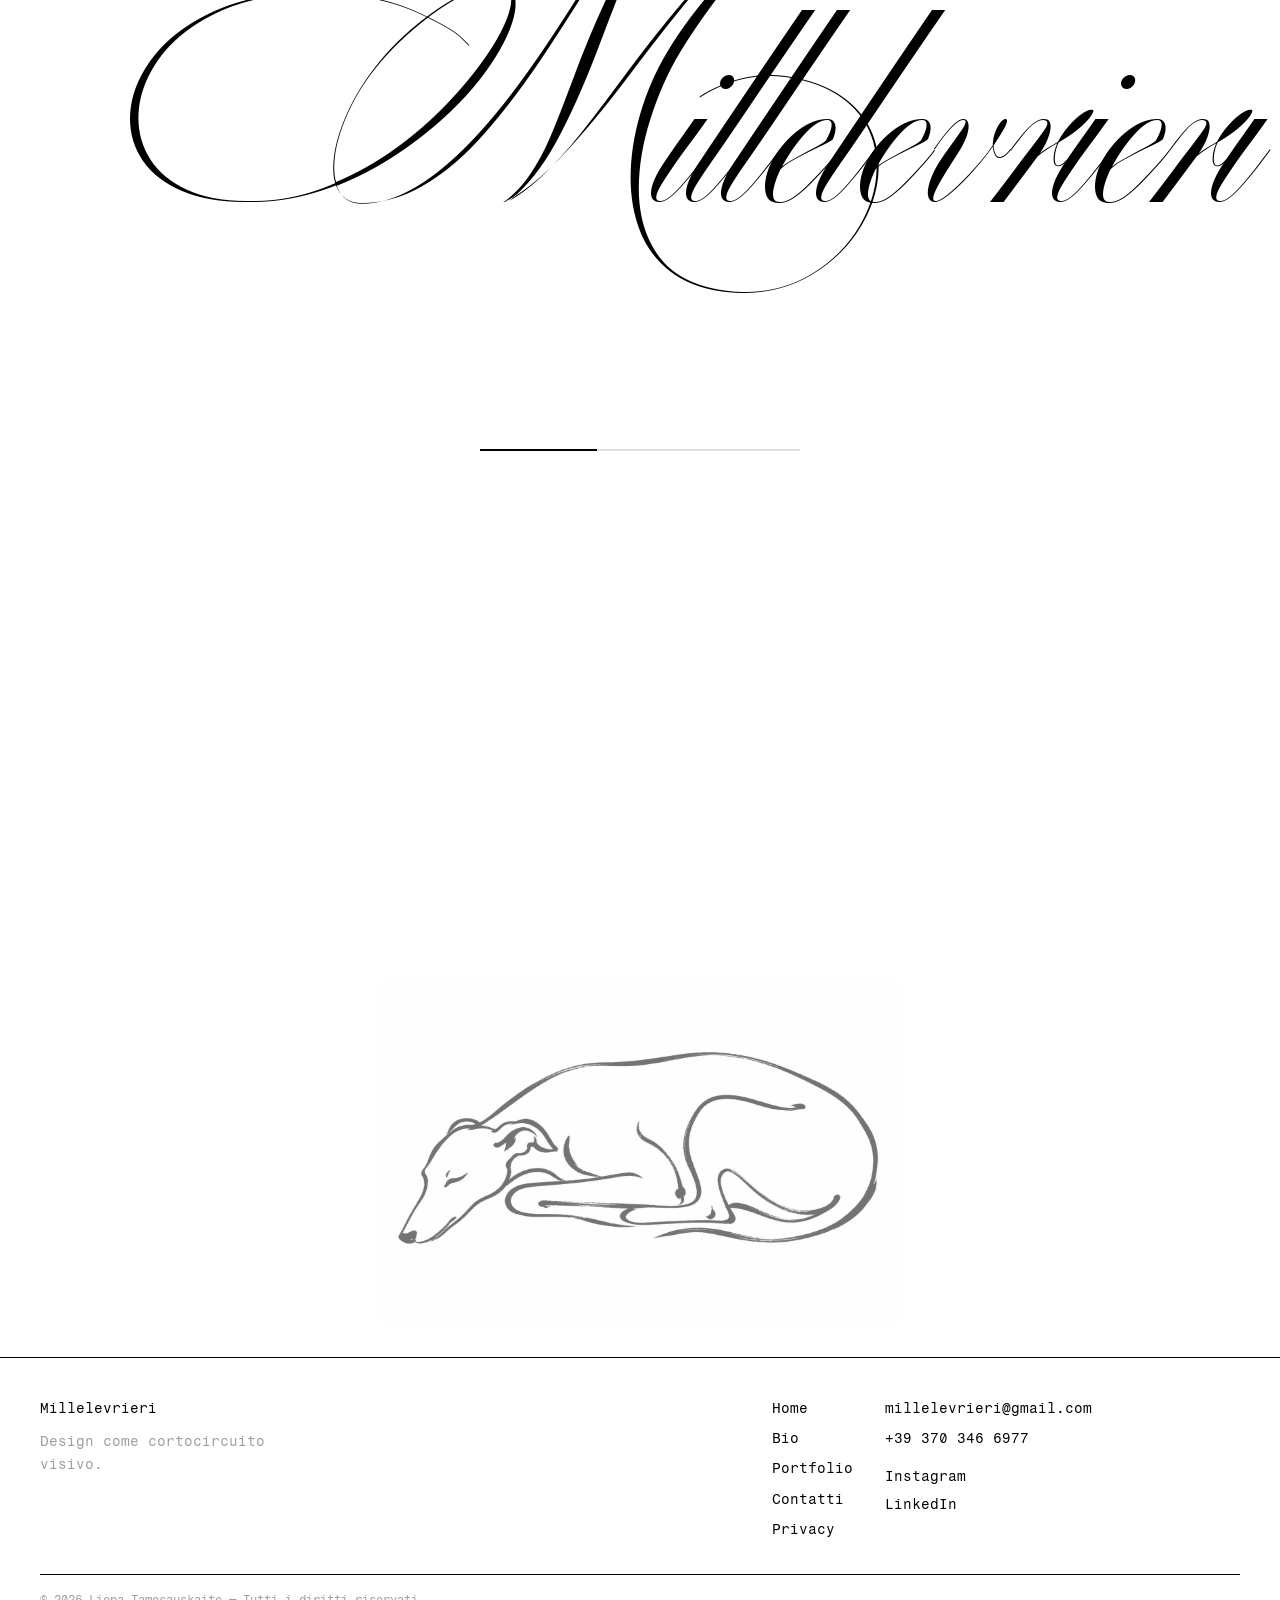
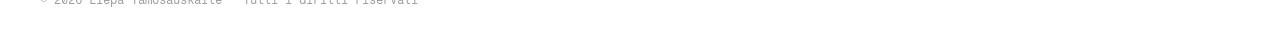
<file: lavoro-4.html>
<!DOCTYPE html>
<html lang="it">
<head>
    <meta charset="UTF-8">
    <meta name="viewport" content="width=device-width, initial-scale=1.0">
    <title>Portfolio — Pietà</title>
        <meta name="description" content="Dettaglio progetto 4 — portfolio Millelevrieri di Liepa Tamosauskaite.">
    <meta property="og:title" content="Millelevrieri — Lavoro 4">
    <meta property="og:description" content="Case study di design visivo e fotografia.">
    <meta property="og:image" content="img/bio-home.png">
    <meta property="og:url" content="lavoro-4.html">
    <link rel="icon" href="img/favicon.svg" type="image/svg+xml">
    <link rel="stylesheet" href="css/style.css">
    <script>!function(){if(localStorage.getItem("theme")==="dark")document.documentElement.setAttribute("data-theme","dark")}();</script>
</head>
<body>
    <header>
        <a href="index.html" class="header-logo-link" aria-label="Millelevrieri — Home"><span class="header-logo"></span></a>
        <nav>
            <ul>
                <li><a href="index.html">Home</a></li>
                <li><a href="bio.html">Bio</a></li>
                <li><a href="portfolio.html">Portfolio</a></li>
                <li><a href="contatti.html">Contatti</a></li>
            </ul>
        </nav>
        <button type="button" class="theme-toggle" aria-label="Attiva tema scuro" aria-pressed="false">Dark</button>
        <button class="nav-toggle" aria-label="Menu" aria-expanded="false"><span></span><span></span><span></span></button>
    </header>
    <main>
        <section class="lavoro-detail">
            <h1>Pietà</h1>
            <div class="lavoro-content">
                <div class="lavoro-carousel carousel lavoro-carousel--video" aria-label="Galleria progetto">
                    <div class="carousel-track">
                        <figure class="carousel-slide is-active">
                            <div class="lavoro-carousel-media">
                                <div class="vimeo-wrap">
                                    <iframe src="https://player.vimeo.com/video/1200232513?title=0&byline=0&portrait=0&badge=0&autopause=0&player_id=0&app_id=58479" frameborder="0" allow="autoplay; fullscreen; picture-in-picture; clipboard-write; encrypted-media" title="Pietà — versione a colori"></iframe>
                                </div>
                            </div>
                        </figure>
                        <figure class="carousel-slide">
                            <div class="lavoro-carousel-media lavoro-variant-invert">
                                <div class="vimeo-wrap">
                                    <iframe src="https://player.vimeo.com/video/1200232513?title=0&byline=0&portrait=0&badge=0&autopause=0&player_id=0&app_id=58479" frameborder="0" allow="autoplay; fullscreen; picture-in-picture; clipboard-write; encrypted-media" title="Pietà — versione negativa"></iframe>
                                </div>
                            </div>
                        </figure>
                        <figure class="carousel-slide">
                            <div class="lavoro-carousel-media lavoro-variant-bw">
                                <div class="vimeo-wrap">
                                    <iframe src="https://player.vimeo.com/video/1200232513?title=0&byline=0&portrait=0&badge=0&autopause=0&player_id=0&app_id=58479" frameborder="0" allow="autoplay; fullscreen; picture-in-picture; clipboard-write; encrypted-media" title="Pietà — versione bianco e nero"></iframe>
                                </div>
                            </div>
                        </figure>
                    </div>
                    <button type="button" class="carousel-btn carousel-prev" aria-label="Slide precedente">←</button>
                    <button type="button" class="carousel-btn carousel-next" aria-label="Slide successiva">→</button>
                    <div class="carousel-dots" role="tablist" aria-label="Seleziona slide"></div>
                </div>
                <div class="lavoro-desc">
                    <span class="desc-label">Descrizione</span>
                    <p>Pietà è un video sperimentale che reinterpreta l'iconografia della Pietà michelangiolesca attraverso il corpo contemporaneo. Il titolo non è solo un riferimento storico-artistico, ma una dichiarazione di intento: il peso del corpo sorretto, il gesto del lasciarsi andare, la tensione tra chi sostiene e chi crolla.</p>
                    <p>Il lavoro nasce da un'esplorazione del dolore come forma estetica — non spettacolarizzato, ma trattenuto, quasi sospeso. La grammatica visiva sceglie il bianco e nero per sottrarre il colore dall'equazione emotiva e isolare il gesto puro.</p>
                    <p>In questo lavoro ho ricoperto il ruolo di attrice, prestando il mio corpo come materia visiva. La scelta di essere al tempo stesso autrice e soggetto è parte integrante del concept: il controllo e la resa, la costruzione dell'immagine e il suo disfacimento, coesistono nella stessa figura.</p>
                </div>
            </div>
            
            <section class="page-cta">
                <h2>Interessato a un progetto simile?</h2>
                <p>Scrivimi per una collaborazione o un preventivo personalizzato.</p>
                <a href="contatti.html" class="page-cta-btn">Chiedi un preventivo →</a>
            </section>

            <a class="back-link" href="portfolio.html">&larr; Torna ai lavori</a>

            <div class="page-levriero">
                <img src="img/levriero-ink.png" alt="">
            </div>
        </section>
    </main>
        <footer class="site-footer">
        <div class="footer-inner">
            <div class="footer-col">
                <a href="index.html" class="footer-logo">Millelevrieri</a>
                <p class="footer-tagline">Design come cortocircuito visivo.</p>
            </div>
            <nav class="footer-nav" aria-label="Navigazione footer">
                <ul>
                    <li><a href="index.html">Home</a></li>
                    <li><a href="bio.html">Bio</a></li>
                    <li><a href="portfolio.html">Portfolio</a></li>
                    <li><a href="contatti.html">Contatti</a></li>
                    <li><a href="privacy.html">Privacy</a></li>
                </ul>
            </nav>
            <div class="footer-col footer-contact">
                <a href="mailto:millelevrieri@gmail.com">millelevrieri@gmail.com</a>
                <a href="tel:+393703466977">+39 370 346 6977</a>
                <ul class="footer-social">
                    <li><a href="https://instagram.com/millelevrieri" target="_blank" rel="noopener">Instagram</a></li>
                    <li><a href="https://www.linkedin.com/in/liepa-tamosauskaite" target="_blank" rel="noopener">LinkedIn</a></li>
                </ul>
            </div>
        </div>
        <p class="footer-copy">&copy; 2026 Liepa Tamosauskaite — Tutti i diritti riservati</p>
    </footer>
    <script src="js/main.js"></script>
</body>
</html>
</file>
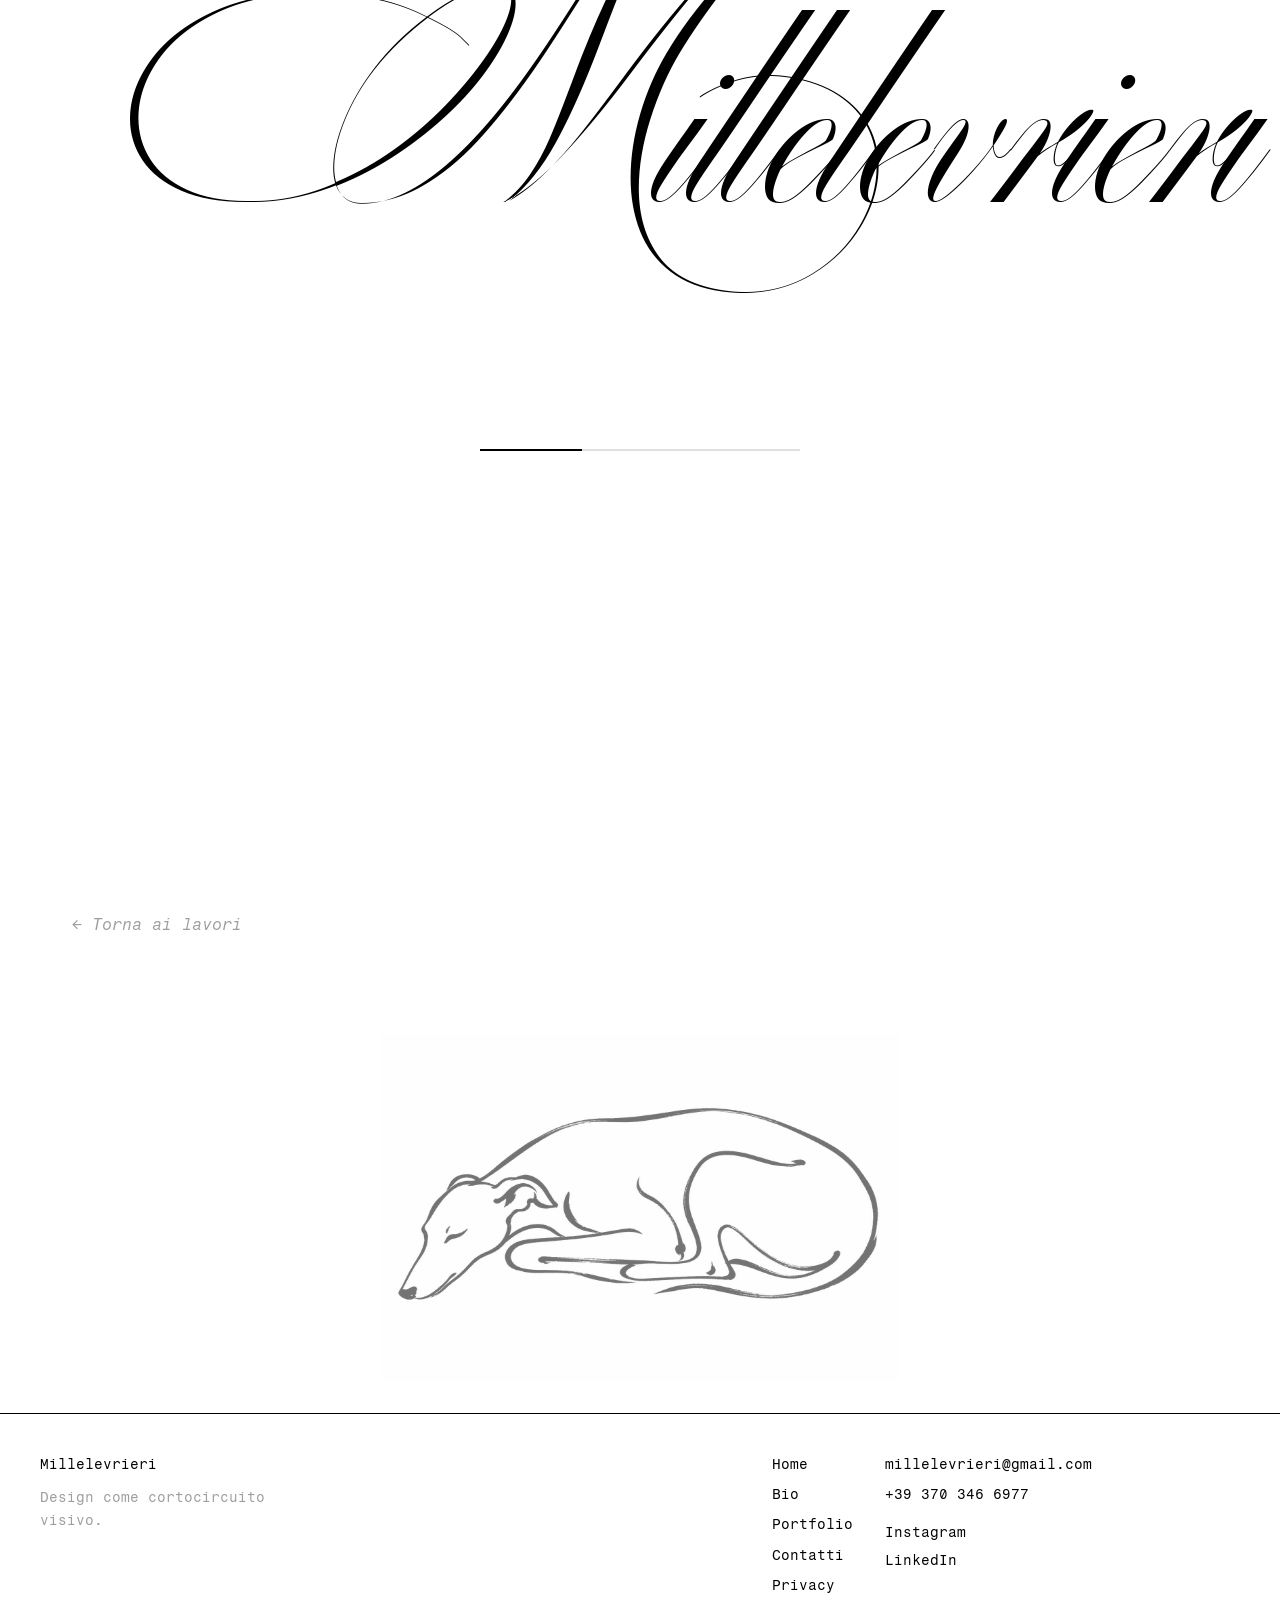
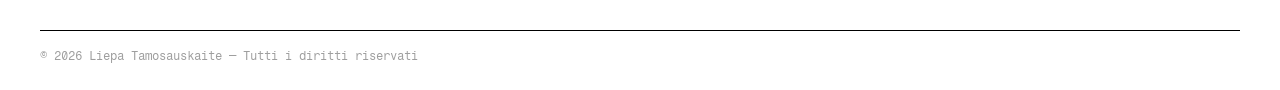
<file: lavoro-5.html>
<!DOCTYPE html>
<html lang="it">
<head>
    <meta charset="UTF-8">
    <meta name="viewport" content="width=device-width, initial-scale=1.0">
    <title>Portfolio — Ferma il Tempo</title>
        <meta name="description" content="Dettaglio progetto 5 — portfolio Millelevrieri di Liepa Tamosauskaite.">
    <meta property="og:title" content="Millelevrieri — Lavoro 5">
    <meta property="og:description" content="Case study di design visivo e fotografia.">
    <meta property="og:image" content="img/bio-home.png">
    <meta property="og:url" content="lavoro-5.html">
    <link rel="icon" href="img/favicon.svg" type="image/svg+xml">
    <link rel="stylesheet" href="css/style.css">
    <script>!function(){if(localStorage.getItem("theme")==="dark")document.documentElement.setAttribute("data-theme","dark")}();</script>
</head>
<body>
    <header>
        <a href="index.html" class="header-logo-link" aria-label="Millelevrieri — Home"><span class="header-logo"></span></a>
        <nav>
            <ul>
                <li><a href="index.html">Home</a></li>
                <li><a href="bio.html">Bio</a></li>
                <li><a href="portfolio.html">Portfolio</a></li>
                <li><a href="contatti.html">Contatti</a></li>
            </ul>
        </nav>
        <button type="button" class="theme-toggle" aria-label="Attiva tema scuro" aria-pressed="false">Dark</button>
        <button class="nav-toggle" aria-label="Menu" aria-expanded="false"><span></span><span></span><span></span></button>
    </header>
    <main>
        <section class="lavoro-detail">
            <h1>Ferma il Tempo</h1>
            <div class="lavoro-content">
                <div class="lavoro-carousel carousel lavoro-carousel--portrait" aria-label="Galleria progetto">
                    <div class="carousel-track">
                        <figure class="carousel-slide is-active">
                            <img src="img/ferma-il-tempo.png" alt="Ferma il Tempo — versione a colori">
                        </figure>
                        <figure class="carousel-slide">
                            <img src="img/ferma-il-tempo.png" alt="Ferma il Tempo — versione negativa" class="lavoro-variant-invert">
                        </figure>
                        <figure class="carousel-slide">
                            <img src="img/ferma-il-tempo.png" alt="Ferma il Tempo — versione bianco e nero" class="lavoro-variant-bw">
                        </figure>
                    </div>
                    <button type="button" class="carousel-btn carousel-prev" aria-label="Slide precedente">←</button>
                    <button type="button" class="carousel-btn carousel-next" aria-label="Slide successiva">→</button>
                    <div class="carousel-dots" role="tablist" aria-label="Seleziona slide"></div>
                </div>
                <div class="lavoro-desc">
                    <span class="desc-label">Descrizione</span>
                    <p>Locandina per un evento musicale. Il lavoro combina fotografia, tipografia manuale e illustrazione per creare un'identità visiva calda e spontanea, coerente con il carattere del concerto.</p>
                </div>
            </div>
            
            <section class="page-cta">
                <h2>Interessato a un progetto simile?</h2>
                <p>Scrivimi per una collaborazione o un preventivo personalizzato.</p>
                <a href="contatti.html" class="page-cta-btn">Chiedi un preventivo →</a>
            </section>

            <a class="back-link" href="portfolio.html">&larr; Torna ai lavori</a>

            <div class="page-levriero">
                <img src="img/levriero-ink.png" alt="">
            </div>
        </section>
    </main>
        <footer class="site-footer">
        <div class="footer-inner">
            <div class="footer-col">
                <a href="index.html" class="footer-logo">Millelevrieri</a>
                <p class="footer-tagline">Design come cortocircuito visivo.</p>
            </div>
            <nav class="footer-nav" aria-label="Navigazione footer">
                <ul>
                    <li><a href="index.html">Home</a></li>
                    <li><a href="bio.html">Bio</a></li>
                    <li><a href="portfolio.html">Portfolio</a></li>
                    <li><a href="contatti.html">Contatti</a></li>
                    <li><a href="privacy.html">Privacy</a></li>
                </ul>
            </nav>
            <div class="footer-col footer-contact">
                <a href="mailto:millelevrieri@gmail.com">millelevrieri@gmail.com</a>
                <a href="tel:+393703466977">+39 370 346 6977</a>
                <ul class="footer-social">
                    <li><a href="https://instagram.com/millelevrieri" target="_blank" rel="noopener">Instagram</a></li>
                    <li><a href="https://www.linkedin.com/in/liepa-tamosauskaite" target="_blank" rel="noopener">LinkedIn</a></li>
                </ul>
            </div>
        </div>
        <p class="footer-copy">&copy; 2026 Liepa Tamosauskaite — Tutti i diritti riservati</p>
    </footer>
    <script src="js/main.js"></script>
</body>
</html>
</file>
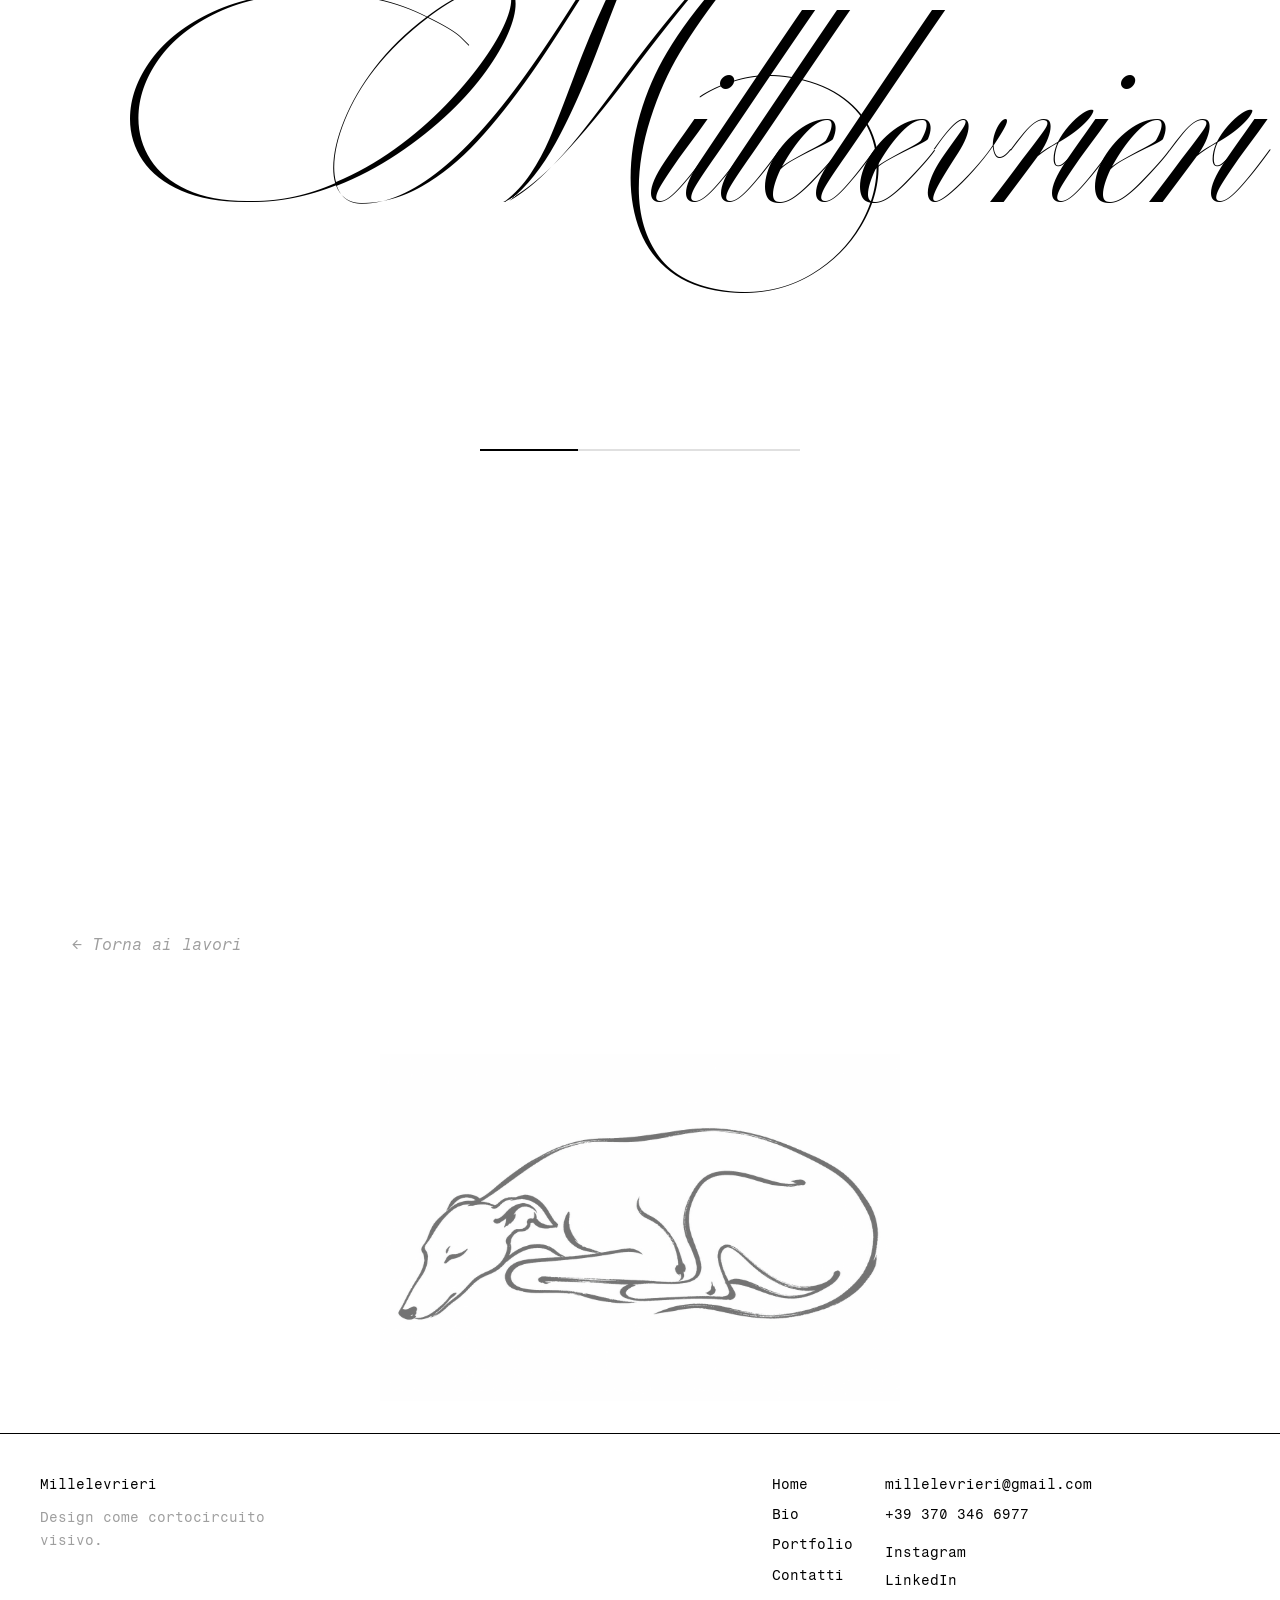
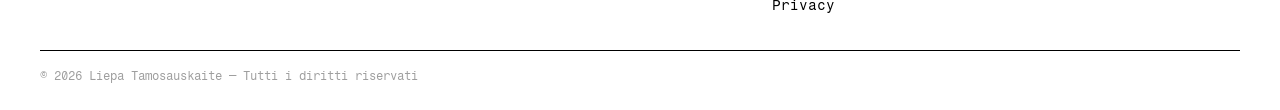
<file: lavoro-6.html>
<!DOCTYPE html>
<html lang="it">
<head>
    <meta charset="UTF-8">
    <meta name="viewport" content="width=device-width, initial-scale=1.0">
    <title>Portfolio — Live Meat</title>
        <meta name="description" content="Dettaglio progetto 6 — portfolio Millelevrieri di Liepa Tamosauskaite.">
    <meta property="og:title" content="Millelevrieri — Lavoro 6">
    <meta property="og:description" content="Case study di design visivo e fotografia.">
    <meta property="og:image" content="img/bio-home.png">
    <meta property="og:url" content="lavoro-6.html">
    <link rel="icon" href="img/favicon.svg" type="image/svg+xml">
    <link rel="stylesheet" href="css/style.css">
    <script>!function(){if(localStorage.getItem("theme")==="dark")document.documentElement.setAttribute("data-theme","dark")}();</script>
</head>
<body>
    <header>
        <a href="index.html" class="header-logo-link" aria-label="Millelevrieri — Home"><span class="header-logo"></span></a>
        <nav>
            <ul>
                <li><a href="index.html">Home</a></li>
                <li><a href="bio.html">Bio</a></li>
                <li><a href="portfolio.html">Portfolio</a></li>
                <li><a href="contatti.html">Contatti</a></li>
            </ul>
        </nav>
        <button type="button" class="theme-toggle" aria-label="Attiva tema scuro" aria-pressed="false">Dark</button>
        <button class="nav-toggle" aria-label="Menu" aria-expanded="false"><span></span><span></span><span></span></button>
    </header>
    <main>
        <section class="lavoro-detail">
            <h1>Live Meat</h1>
            <div class="lavoro-content">
                <div class="lavoro-carousel carousel" aria-label="Galleria progetto">
                    <div class="carousel-track">
                        <figure class="carousel-slide is-active">
                            <img src="img/live-meat.png" alt="Live Meat — versione a colori">
                        </figure>
                        <figure class="carousel-slide">
                            <img src="img/live-meat.png" alt="Live Meat — versione negativa" class="lavoro-variant-invert">
                        </figure>
                        <figure class="carousel-slide">
                            <img src="img/live-meat.png" alt="Live Meat — versione bianco e nero" class="lavoro-variant-bw">
                        </figure>
                    </div>
                    <button type="button" class="carousel-btn carousel-prev" aria-label="Slide precedente">←</button>
                    <button type="button" class="carousel-btn carousel-next" aria-label="Slide successiva">→</button>
                    <div class="carousel-dots" role="tablist" aria-label="Seleziona slide"></div>
                </div>
                <div class="lavoro-desc">
                    <span class="desc-label">Descrizione</span>
                    <p>Ho preso un'immagine fotografica di un volto — la cosa più umana possibile — e l'ho decostruita attraverso algoritmi e pattern grafici: linee orizzontali e mezzatinta granulosa. Il risultato è una figura che è allo stesso tempo presente e cancellata.</p>
                    <p>Il rosso sfacciato delle lettere monumentali e il nero grafico creano un'atmosfera di urgenza e di rottura. Non voglio che le mie immagini siano "belle" nel senso convenzionale; voglio che siano dei sismografi emotivi che registrano il caos del nostro tempo.</p>
                </div>
            </div>
            
            <section class="page-cta">
                <h2>Interessato a un progetto simile?</h2>
                <p>Scrivimi per una collaborazione o un preventivo personalizzato.</p>
                <a href="contatti.html" class="page-cta-btn">Chiedi un preventivo →</a>
            </section>

            <a class="back-link" href="portfolio.html">&larr; Torna ai lavori</a>

            <div class="page-levriero">
                <img src="img/levriero-ink.png" alt="">
            </div>
        </section>
    </main>
        <footer class="site-footer">
        <div class="footer-inner">
            <div class="footer-col">
                <a href="index.html" class="footer-logo">Millelevrieri</a>
                <p class="footer-tagline">Design come cortocircuito visivo.</p>
            </div>
            <nav class="footer-nav" aria-label="Navigazione footer">
                <ul>
                    <li><a href="index.html">Home</a></li>
                    <li><a href="bio.html">Bio</a></li>
                    <li><a href="portfolio.html">Portfolio</a></li>
                    <li><a href="contatti.html">Contatti</a></li>
                    <li><a href="privacy.html">Privacy</a></li>
                </ul>
            </nav>
            <div class="footer-col footer-contact">
                <a href="mailto:millelevrieri@gmail.com">millelevrieri@gmail.com</a>
                <a href="tel:+393703466977">+39 370 346 6977</a>
                <ul class="footer-social">
                    <li><a href="https://instagram.com/millelevrieri" target="_blank" rel="noopener">Instagram</a></li>
                    <li><a href="https://www.linkedin.com/in/liepa-tamosauskaite" target="_blank" rel="noopener">LinkedIn</a></li>
                </ul>
            </div>
        </div>
        <p class="footer-copy">&copy; 2026 Liepa Tamosauskaite — Tutti i diritti riservati</p>
    </footer>
    <script src="js/main.js"></script>
</body>
</html>
</file>
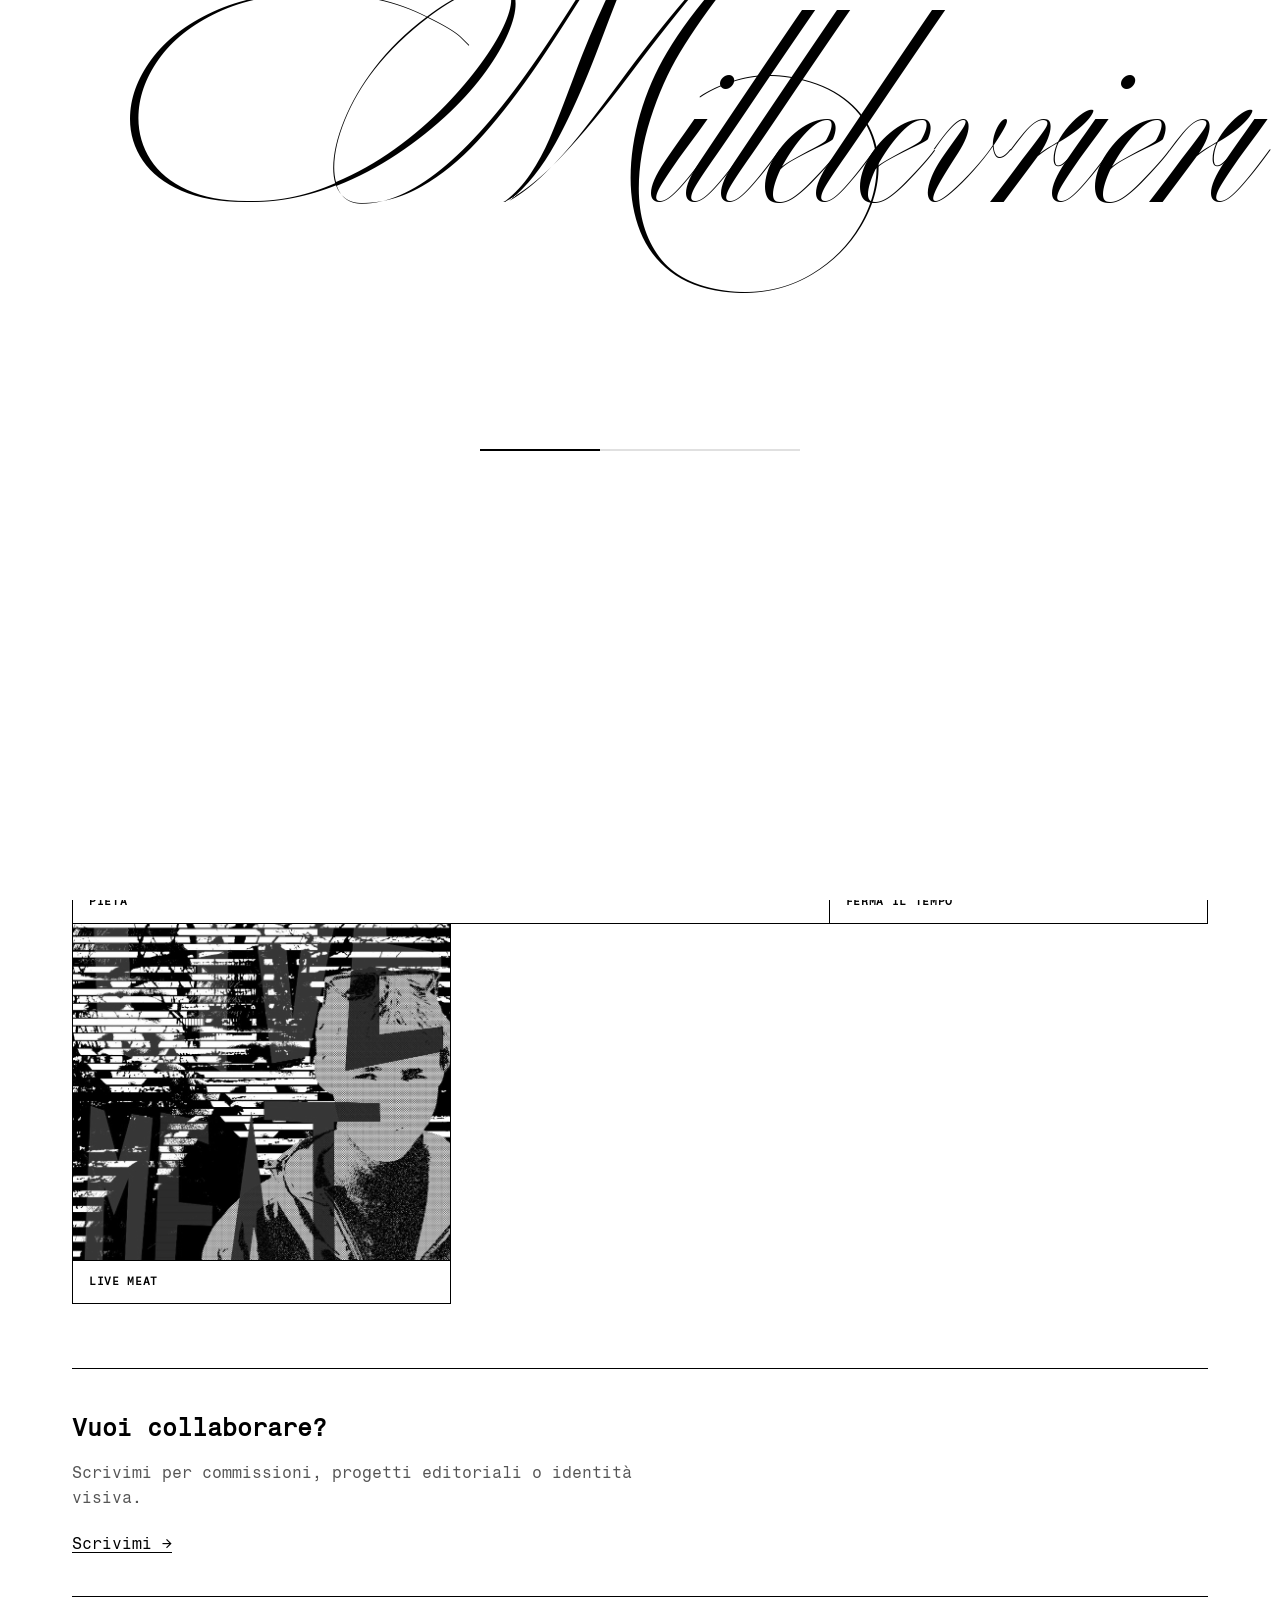
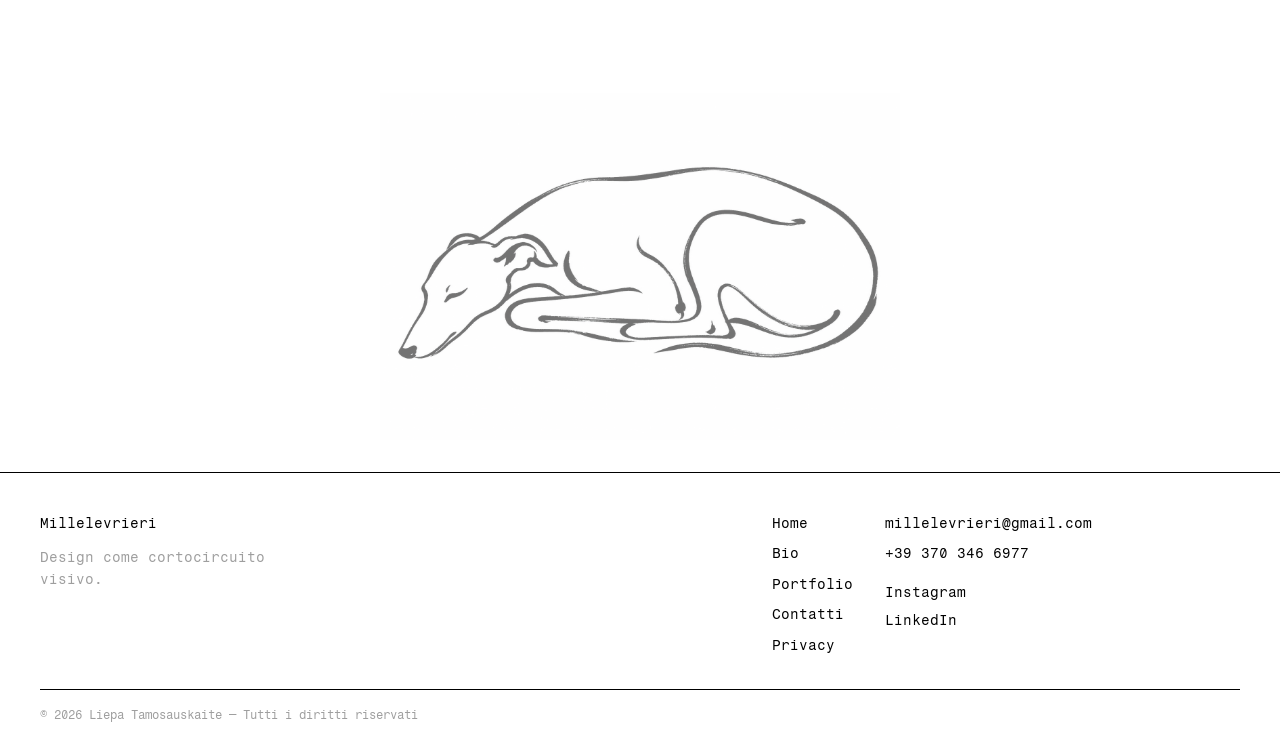
<file: portfolio.html>
<!DOCTYPE html>
<html lang="it">
<head>
    <meta charset="UTF-8">
    <meta name="viewport" content="width=device-width, initial-scale=1.0">
    <title>Portfolio — Lavori</title>
        <meta name="description" content="Selezione di lavori di design visivo, fotografia e video di Liepa Tamosauskaite.">
    <meta property="og:title" content="Millelevrieri — Portfolio">
    <meta property="og:description" content="Progetti selezionati di design e fotografia.">
    <meta property="og:image" content="img/bio-home.png">
    <meta property="og:url" content="portfolio.html">
    <link rel="icon" href="img/favicon.svg" type="image/svg+xml">
    <link rel="stylesheet" href="css/style.css">
    <script>!function(){if(localStorage.getItem("theme")==="dark")document.documentElement.setAttribute("data-theme","dark")}();</script>
</head>
<body>
    <header>
        <a href="index.html" class="header-logo-link" aria-label="Millelevrieri — Home"><span class="header-logo"></span></a>
        <nav>
            <ul>
                <li><a href="index.html">Home</a></li>
                <li><a href="bio.html">Bio</a></li>
                <li><a href="portfolio.html">Portfolio</a></li>
                <li><a href="contatti.html">Contatti</a></li>
            </ul>
        </nav>
        <button type="button" class="theme-toggle" aria-label="Attiva tema scuro" aria-pressed="false">Dark</button>
        <button class="nav-toggle" aria-label="Menu" aria-expanded="false"><span></span><span></span><span></span></button>
    </header>
    <main>
        <section id="portfolio">
            <h1>Lavori</h1>
            <div class="portfolio-grid">
                <article>
                    <figure>
                        <a href="lavoro-1.html">
                            <img src="img/lavoro-1.png" alt="La mia città (non più mia)">
                        </a>
                    </figure>
                    <h2><a href="lavoro-1.html">La mia città (non più mia)</a></h2>
                </article>
                <article>
                    <figure>
                        <a href="lavoro-2.html">
                            <img src="img/lavoro-2.png" alt="Mirame">
                        </a>
                    </figure>
                    <h2><a href="lavoro-2.html">Mirame</a></h2>
                </article>
                <article>
                    <figure>
                        <a href="lavoro-3.html">
                            <img src="img/lavoro-3.png" alt="Lupi">
                        </a>
                    </figure>
                    <h2><a href="lavoro-3.html">Lupi</a></h2>
                </article>
                <article class="lavoro-video">
                    <figure>
                        <a href="lavoro-4.html" class="video-link">
                            <div class="vimeo-bg-wrap">
                                <iframe src="https://player.vimeo.com/video/1200232513?background=1&autoplay=1&loop=1&muted=1" frameborder="0" allow="autoplay; fullscreen" title="Pietà"></iframe>
                            </div>
                        </a>
                    </figure>
                    <h2><a href="lavoro-4.html">Pietà</a></h2>
                </article>
                <article>
                    <figure>
                        <a href="lavoro-5.html">
                            <img src="img/ferma-il-tempo.png" alt="Ferma il Tempo">
                        </a>
                    </figure>
                    <h2><a href="lavoro-5.html">Ferma il Tempo</a></h2>
                </article>
                <article>
                    <figure>
                        <a href="lavoro-6.html">
                            <img src="img/live-meat.png" alt="Live Meat">
                        </a>
                    </figure>
                    <h2><a href="lavoro-6.html">Live Meat</a></h2>
                </article>
            </div>
        </section>

        <section class="page-cta">
            <h2>Vuoi collaborare?</h2>
            <p>Scrivimi per commissioni, progetti editoriali o identità visiva.</p>
            <a href="contatti.html" class="page-cta-btn">Scrivimi →</a>
        </section>

        <div class="page-levriero">
            <img src="img/levriero-ink.png" alt="">
        </div>
    </main>
        <footer class="site-footer">
        <div class="footer-inner">
            <div class="footer-col">
                <a href="index.html" class="footer-logo">Millelevrieri</a>
                <p class="footer-tagline">Design come cortocircuito visivo.</p>
            </div>
            <nav class="footer-nav" aria-label="Navigazione footer">
                <ul>
                    <li><a href="index.html">Home</a></li>
                    <li><a href="bio.html">Bio</a></li>
                    <li><a href="portfolio.html">Portfolio</a></li>
                    <li><a href="contatti.html">Contatti</a></li>
                    <li><a href="privacy.html">Privacy</a></li>
                </ul>
            </nav>
            <div class="footer-col footer-contact">
                <a href="mailto:millelevrieri@gmail.com">millelevrieri@gmail.com</a>
                <a href="tel:+393703466977">+39 370 346 6977</a>
                <ul class="footer-social">
                    <li><a href="https://instagram.com/millelevrieri" target="_blank" rel="noopener">Instagram</a></li>
                    <li><a href="https://www.linkedin.com/in/liepa-tamosauskaite" target="_blank" rel="noopener">LinkedIn</a></li>
                </ul>
            </div>
        </div>
        <p class="footer-copy">&copy; 2026 Liepa Tamosauskaite — Tutti i diritti riservati</p>
    </footer>
    <script src="js/main.js"></script>
</body>
</html>
</file>
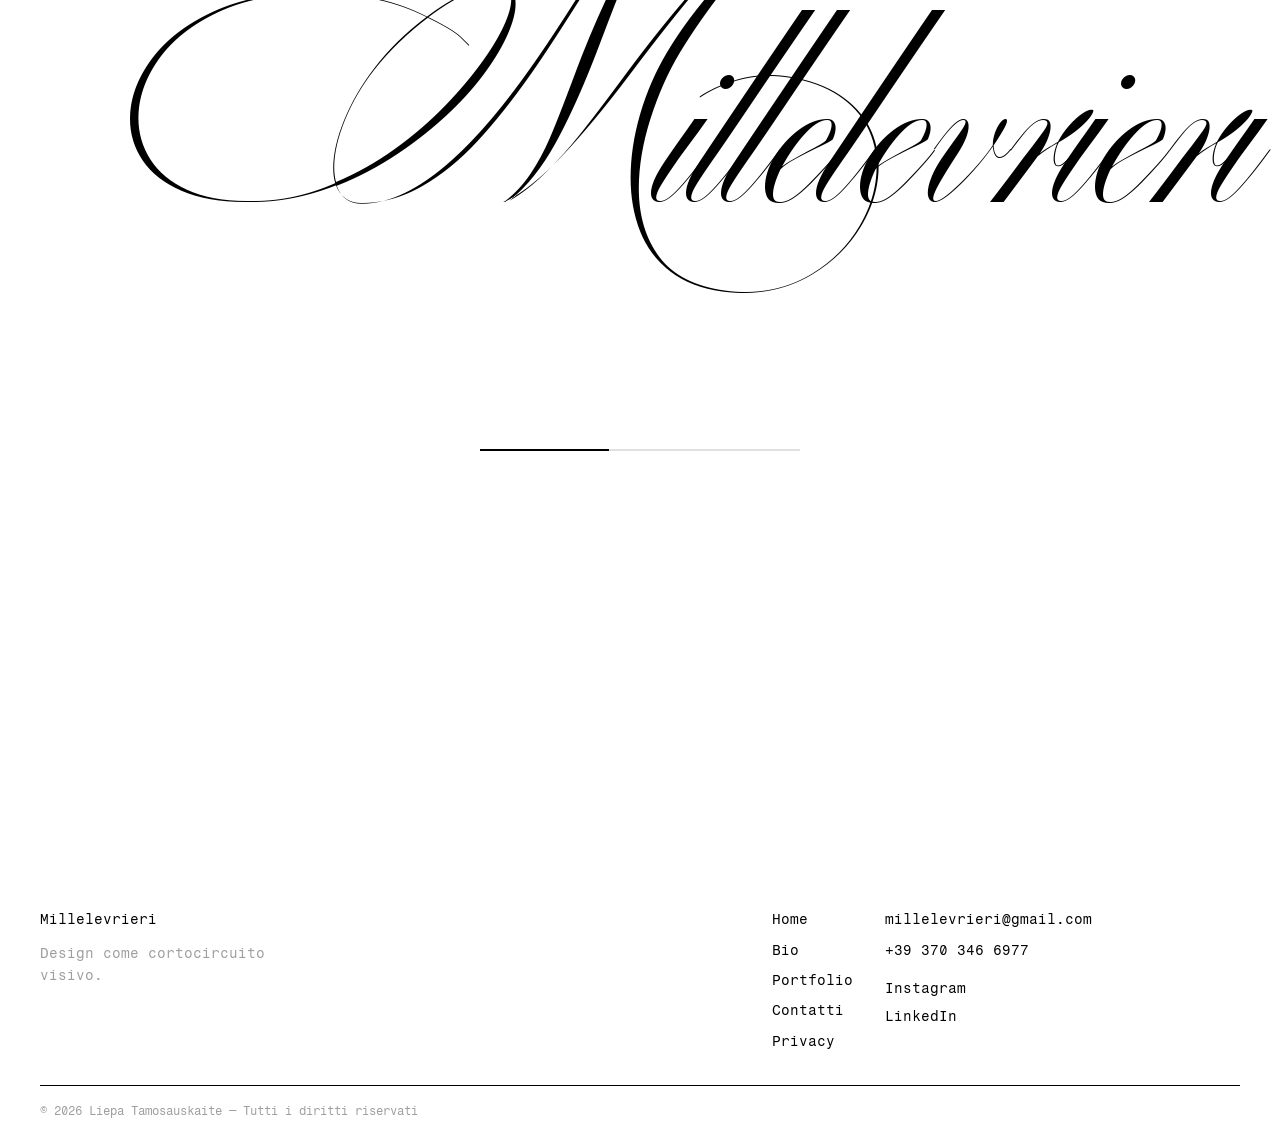
<file: privacy.html>
<!DOCTYPE html>
<html lang="it">
<head>
    <meta charset="UTF-8">
    <meta name="viewport" content="width=device-width, initial-scale=1.0">
    <meta name="description" content="Privacy policy, termini e condizioni e informativa cookie del portfolio Millelevrieri di Liepa Tamosauskaite.">
    <meta property="og:title" content="Millelevrieri — Privacy Policy">
    <meta property="og:description" content="Informativa privacy, termini d'uso e cookie del sito portfolio.">
    <meta property="og:image" content="img/bio-home.png">
    <meta property="og:url" content="privacy.html">
    <title>Millelevrieri — Privacy Policy</title>
    <link rel="icon" href="img/favicon.svg" type="image/svg+xml">
    <link rel="stylesheet" href="css/style.css">
    <script>!function(){if(localStorage.getItem("theme")==="dark")document.documentElement.setAttribute("data-theme","dark")}();</script>
</head>
<body>
    <header>
        <a href="index.html" class="header-logo-link" aria-label="Millelevrieri — Home"><span class="header-logo"></span></a>
        <nav>
            <ul>
                <li><a href="index.html">Home</a></li>
                <li><a href="bio.html">Bio</a></li>
                <li><a href="portfolio.html">Portfolio</a></li>
                <li><a href="contatti.html">Contatti</a></li>
            </ul>
        </nav>
        <button type="button" class="theme-toggle" aria-label="Attiva tema scuro" aria-pressed="false">Dark</button>
        <button class="nav-toggle" aria-label="Menu" aria-expanded="false"><span></span><span></span><span></span></button>
    </header>
    <main>
        <section class="privacy-page">
            <h1>Privacy Policy &amp; Termini</h1>

            <h2>Privacy Policy</h2>
            <p>Il sito Millelevrieri è un portfolio personale di Liepa Tamosauskaite. I dati raccolti tramite il form di contatto (nome, email, messaggio) vengono utilizzati esclusivamente per rispondere alle richieste inviate dall'utente e non vengono ceduti a terze parti.</p>
            <p>Il titolare del trattamento è Liepa Tamosauskaite. Per qualsiasi richiesta relativa ai tuoi dati puoi scrivere a <a href="mailto:millelevrieri@gmail.com">millelevrieri@gmail.com</a>.</p>

            <h2>Termini e condizioni</h2>
            <p>I contenuti di questo sito (testi, immagini, video, identità visiva) sono di proprietà di Liepa Tamosauskaite salvo diversa indicazione. È vietata la riproduzione non autorizzata. L'uso del sito implica l'accettazione di questi termini.</p>

            <h2>Cookie</h2>
            <p>Il sito utilizza cookie tecnici e <code>localStorage</code> per memorizzare la preferenza sul banner cookie. Non vengono utilizzati cookie di profilazione o tracciamento pubblicitario.</p>
            <p>Continuando a navigare dopo aver accettato il banner, l'utente acconsente all'uso di tali tecnologie.</p>
        </section>
    </main>
        <footer class="site-footer">
        <div class="footer-inner">
            <div class="footer-col">
                <a href="index.html" class="footer-logo">Millelevrieri</a>
                <p class="footer-tagline">Design come cortocircuito visivo.</p>
            </div>
            <nav class="footer-nav" aria-label="Navigazione footer">
                <ul>
                    <li><a href="index.html">Home</a></li>
                    <li><a href="bio.html">Bio</a></li>
                    <li><a href="portfolio.html">Portfolio</a></li>
                    <li><a href="contatti.html">Contatti</a></li>
                    <li><a href="privacy.html">Privacy</a></li>
                </ul>
            </nav>
            <div class="footer-col footer-contact">
                <a href="mailto:millelevrieri@gmail.com">millelevrieri@gmail.com</a>
                <a href="tel:+393703466977">+39 370 346 6977</a>
                <ul class="footer-social">
                    <li><a href="https://instagram.com/millelevrieri" target="_blank" rel="noopener">Instagram</a></li>
                    <li><a href="https://www.linkedin.com/in/liepa-tamosauskaite" target="_blank" rel="noopener">LinkedIn</a></li>
                </ul>
            </div>
        </div>
        <p class="footer-copy">&copy; 2026 Liepa Tamosauskaite — Tutti i diritti riservati</p>
    </footer>
    <script src="js/main.js"></script>
</body>
</html>
</file>
<file: css/style.css>
@import url('https://fonts.googleapis.com/css2?family=Fragment+Mono:ital@0;1&display=swap');

@font-face {
    font-family: 'BillaMount';
    src: url('../fonts/BillaMount-Regular.ttf') format('truetype');
    font-weight: normal;
    font-style: normal;
}

/* --- Reset --- */
*, *::before, *::after {
    box-sizing: border-box;
    margin: 0;
    padding: 0;
    border: 0;
}

html, body {
    font-size: 100%;
    vertical-align: baseline;
}

html {
    overflow-x: clip;
    -webkit-text-size-adjust: 100%;
}

:root {
    --color-bg: #FFFFFF;
    --color-text: #000000;
    --color-muted: #565656;
    --color-muted-light: #9E9E9E;
    --color-border: #000000;
    --color-surface: #FFFFFF;
    --color-surface-alt: #000000;
    --color-surface-alt-text: #FFFFFF;
    --color-input-bg: #FFFFFF;
    --color-input-text: #000000;
    --color-btn-bg: #000000;
    --color-btn-text: #FFFFFF;
    --color-track: #E0E0E0;
    --cursor-star: url('../img/cursor-star.svg') 16 16;
    --site-gutter: 2rem;
    --site-max: 1200px;
}

html[data-theme="dark"] {
    --color-bg: #000000;
    --color-text: #FFFFFF;
    --color-muted: #9E9E9E;
    --color-muted-light: #565656;
    --color-border: #FFFFFF;
    --color-surface: #000000;
    --color-surface-alt: #FFFFFF;
    --color-surface-alt-text: #000000;
    --color-input-bg: #000000;
    --color-input-text: #FFFFFF;
    --color-btn-bg: #FFFFFF;
    --color-btn-text: #000000;
    --color-track: #565656;
    --cursor-star: url('../img/cursor-star-white.svg') 16 16;
}

html[data-theme="dark"] img:not(.bio-quote-dog):not(.cookie-title-light) {
    opacity: 0.92;
}

html[data-theme="dark"] .featured-item-img-wrap img,
html[data-theme="dark"] .portfolio-grid article img,
html[data-theme="dark"] .carousel-hero-img,
html[data-theme="dark"] .bio-foto img,
html[data-theme="dark"] .home-bio-img-wrap img {
    opacity: 1;
}

ol, ul {
    list-style: none;
}

table {
    border-collapse: collapse;
    border-spacing: 0;
}

/* --- Loader --- */

#loader-overlay {
    position: fixed;
    inset: 0;
    background-color: #FFFFFF;
    z-index: 9999;
    display: flex;
    flex-direction: column;
    align-items: center;
    justify-content: center;
    gap: 2rem;
    clip-path: inset(0% 0% 0% 0%);
    transition: clip-path 1.8s cubic-bezier(0.4, 0, 0.2, 1);
}

#loader-overlay.loader-done {
    clip-path: inset(0% 0% 0% 100%);
    pointer-events: none;
}

#loader-title {
    position: absolute;
    top: -20px;
    right: 26px;
    font-family: 'BillaMount', sans-serif;
    font-size: 200px;
    color: #000000;
    line-height: 1;
    pointer-events: none;
    user-select: none;
}

#loader-track {
    width: 320px;
    height: 2px;
    background-color: #E0E0E0;
}

#loader-bar {
    height: 100%;
    width: 0%;
    background-color: #000000;
    transition: width 0.1s linear;
}

/* --- Cookie Banner --- */

#cookie-banner {
    position: fixed;
    bottom: 2rem;
    left: 2rem;
    z-index: 8000;
    max-width: 400px;
    width: calc(100% - 4rem);
    opacity: 0;
    pointer-events: none;
    overflow: visible;
    transform: translateY(20px);
    transition: opacity 0.5s ease, transform 0.5s cubic-bezier(0.25, 0.46, 0.45, 0.94);
}

#cookie-banner.cookie-visible {
    opacity: 1;
    pointer-events: all;
    transform: translateY(0);
}

/* Card rossa — il titolo sfora sopra il bordo */
.cookie-card {
    position: relative;
    background: #FF0000;
    overflow: visible;
    padding: 0 1.25rem 1.25rem;
}

/* Clip: limita la versione bianca del titolo ai confini della card */
.cookie-clip {
    position: absolute;
    inset: 0;
    overflow: hidden;
    pointer-events: none;
    z-index: 1;
}

/* Stile base condiviso */
.cookie-title {
    font-family: 'BillaMount', sans-serif;
    font-size: 42px;
    line-height: 1;
    white-space: nowrap;
    pointer-events: none;
    user-select: none;
}

/* Fuori dal clip: in flow normale — si allinea automaticamente al padding della card */
.cookie-title-dark {
    display: block;
    position: relative;
    top: -6px;       /* sfora di 6px sopra il bordo del box */
    color: #FF0000;
    z-index: 0;
}

/* Dentro il clip: posizionato per sovrapporsi esattamente al dark */
.cookie-title-light {
    position: absolute;
    top: -6px;
    left: 1.25rem;   /* deve corrispondere al padding-left della card */
    color: #FFFFFF;
    z-index: 2;
}

/* Contenuto card */
.cookie-body {
    position: relative;
    z-index: 2;
    padding-top: 1rem;
}

.cookie-text a {
    color: inherit;
    text-decoration: underline;
    text-underline-offset: 2px;
}

.cookie-text {
    font-size: 0.65rem;
    line-height: 1.7;
    color: #FFFFFF;
    margin-bottom: 1.25rem;
}

.cookie-actions {
    display: flex;
    gap: 0.5rem;
}

.cookie-accept,
.cookie-reject {
    flex: 1;
    padding: 0.6rem 0.75rem;
    font-family: 'Fragment Mono', monospace;
    font-size: 0.6rem;
    letter-spacing: 0.08em;
    text-transform: uppercase;
    cursor: var(--cursor-star), pointer;
    transition: background-color 0.25s ease, color 0.25s ease, border-color 0.25s ease;
}

.cookie-accept {
    background: #FFFFFF;
    color: #FF0000;
    border: none;
}

.cookie-accept:hover {
    background: #000000;
    color: #FFFFFF;
}

.cookie-reject {
    background: transparent;
    color: #FFFFFF;
    border: 1px solid #FFFFFF;
}

.cookie-reject:hover {
    background: rgba(255,255,255,0.15);
}

/* --- Selection --- */

::selection {
    background-color: #FF0000;
    color: #FFFFFF;
}

/* --- Base --- */

body {
    font-family: 'Fragment Mono', monospace;
    font-style: normal;
    font-size: 1rem;
    background-color: var(--color-bg);
    color: var(--color-text);
    line-height: 1.6;
    cursor: var(--cursor-star), auto;
    overflow-x: clip;
    transition: background-color 0.3s ease, color 0.3s ease;
}

p,
.statement-desc,
.featured-item-desc,
.featured-intro,
.service-item p,
.lavoro-desc p,
.lavoro-raw-text p,
.lavoro-note p,
.bio-intro-text p,
.bio-design-text p,
.home-bio-desc,
.cta-text,
.home-contact-intro,
.contatti-content p,
.contatti-info p,
.privacy-page p,
.page-cta p,
.process-home-steps p,
.bio-info-list li {
    font-size: 1rem;
    line-height: 1.6;
}

img {
    max-width: 100%;
}

a, button, [role="button"], label, select, input[type="submit"], input[type="button"] {
    cursor: var(--cursor-star), pointer;
}

a {
    color: var(--color-text);
    text-decoration: none;
}

a:hover {
    color: #FF0000;
}

/* --- Header & Nav --- */

header {
    border-bottom: 1px solid var(--color-border);
    padding: 0.5rem 1rem;
    position: fixed;
    top: 0;
    left: 0;
    width: 100%;
    background-color: var(--color-bg);
    z-index: 100;
    display: flex;
    align-items: center;
    justify-content: space-between;
    gap: 1rem;
    transition: opacity 0.4s ease, background-color 0.3s ease, border-color 0.3s ease;
}

header.header-hidden {
    opacity: 0;
    pointer-events: none;
}

nav {
    margin-left: auto;
}

nav ul {
    display: flex;
    gap: 1rem;
    font-size: 0.75rem;
}

header nav a {
    font-size: 0.75rem;
}

nav a[aria-current="page"],
nav a.active {
    color: #FF0000;
    text-decoration: underline;
    text-underline-offset: 3px;
}

.header-logo-link {
    text-decoration: none;
    color: inherit;
    flex-shrink: 0;
}

/* --- Hamburger button (desktop: hidden) --- */

.nav-toggle {
    display: none;
    flex-direction: column;
    justify-content: center;
    gap: 5px;
    background: none;
    border: none;
    cursor: var(--cursor-star), pointer;
    padding: 4px;
    z-index: 200;
}

.nav-toggle span {
    display: block;
    width: 22px;
    height: 1.5px;
    background: var(--color-text);
    transition: transform 0.3s ease, opacity 0.3s ease, background-color 0.3s ease;
    transform-origin: center;
}

/* --- Theme toggle --- */

.theme-toggle {
    flex-shrink: 0;
    background: none;
    border: 1px solid var(--color-border);
    color: var(--color-text);
    font-family: inherit;
    font-size: 0.65rem;
    letter-spacing: 0.08em;
    text-transform: uppercase;
    padding: 0.35rem 0.55rem;
    line-height: 1;
    transition: color 0.3s ease, border-color 0.3s ease, background-color 0.3s ease;
}

.theme-toggle:hover {
    background-color: #FF0000;
    border-color: #FF0000;
    color: #FFFFFF;
}

.theme-toggle[aria-pressed="true"] {
    background-color: var(--color-text);
    color: var(--color-bg);
}

.nav-toggle.active span:nth-child(1) { transform: translateY(6.5px) rotate(45deg); }
.nav-toggle.active span:nth-child(2) { opacity: 0; transform: scaleX(0); }
.nav-toggle.active span:nth-child(3) { transform: translateY(-6.5px) rotate(-45deg); }

/* --- Header logo --- */

.header-logo {
    font-family: 'Fragment Mono', monospace;
    font-size: 0.75rem;
    letter-spacing: 0.04em;
    white-space: nowrap;
    order: -1;
    min-width: 0;
}

/* Sul header trasparente (sopra il video) il logo è bianco */

.nav-billa {
    font-family: 'BillaMount', sans-serif;
    font-size: 1rem;
}

/* --- Video Intro --- */

#video-intro {
    width: 100vw;
    height: 100vh;
    position: relative;
    margin-left: calc(50% - 50vw);
    margin-top: 0;
}

/* Il clip è sul wrapper interno, non sulla sezione:
   così la scritta può sforare liberamente fuori dal video */
.video-clip {
    position: absolute;
    inset: 0;
    overflow: hidden;
    z-index: 1;
}


#video-intro video {
    width: 100%;
    height: 100%;
    object-fit: cover;
    display: block;
    filter: grayscale(100%);
}

/* Posizione condivisa da entrambe le versioni del titolo */
.video-title {
    position: absolute;
    top: -20px;
    right: 26px;
    font-family: 'BillaMount', sans-serif;
    font-size: 200px;
    line-height: 1;
    pointer-events: none;
    will-change: transform;
    transition: transform 0.25s cubic-bezier(0.25, 0.46, 0.45, 0.94);
}

/* Testo bianco: dentro .video-clip, viene clippato ai bordi del video */
.video-title-white {
    color: #FFFFFF;
    z-index: 2;
}

/* Testo nero: fuori dal clip, coperto dal video-clip dove il bianco è visibile,
   appare solo nella zona di overflow che il clip nasconde */
.video-title-black {
    color: #000000;
    z-index: 0;
}

/* --- Main --- */

main {
    padding: calc(3.5rem + 2rem) var(--site-gutter) 2rem;
    max-width: var(--site-max);
    margin: 0 auto;
    width: 100%;
}

main h1,
.lavoro-detail h1,
#bio h1,
#contatti h1,
#portfolio h1,
.privacy-page h1 {
    font-size: clamp(1.35rem, 3.5vw, 2.25rem);
    line-height: 1.2;
}

/* --- Statement --- */

#statement {
    padding: 6rem 0 4rem;
    border-bottom: 1px solid #000000;
    display: grid;
    grid-template-columns: 1fr 1fr;
    gap: 4rem;
    align-items: start;
}

.statement-left {
    display: flex;
    flex-direction: column;
    gap: 1.25rem;
}

.statement-role {
    font-size: 0.7rem;
    color: #9E9E9E;
    letter-spacing: 0.1em;
    text-transform: uppercase;
}

.statement-heading {
    font-size: clamp(1.5rem, 2.8vw, 2.4rem);
    line-height: 1.25;
    text-transform: uppercase;
}

.statement-desc {
    font-size: 0.75rem;
    line-height: 1.75;
    color: #565656;
    padding-top: 0.25rem;
}

/* --- Section header shared --- */

.section-header {
    display: flex;
    justify-content: space-between;
    align-items: baseline;
    margin-bottom: 2rem;
}

.section-label {
    font-size: 0.7rem;
    letter-spacing: 0.1em;
    text-transform: uppercase;
    color: #9E9E9E;
}

.section-link {
    font-size: 0.7rem;
    letter-spacing: 0.05em;
}

/* --- Home services --- */

#home-services {
    padding: 4rem 0;
    border-bottom: 1px solid #000000;
}

.services-grid {
    display: grid;
    grid-template-columns: repeat(4, 1fr);
    border-top: 1px solid #000000;
    border-left: 1px solid #000000;
}

.service-item {
    padding: 1.75rem 1.5rem;
    border-right: 1px solid #000000;
    border-bottom: 1px solid #000000;
    display: flex;
    flex-direction: column;
    gap: 0.75rem;
}

.service-illus {
    height: 80px;
    display: flex;
    align-items: center;
    margin-bottom: 0.25rem;
}

.service-illus svg {
    width: 72px;
    height: 72px;
    stroke: #000000;
    fill: none;
    stroke-width: 1.5;
    stroke-linecap: round;
    stroke-linejoin: round;
    transition: stroke 0.35s ease;
}

.service-item:hover .service-illus svg {
    stroke: #FF0000;
}

.service-item h3 {
    font-size: 0.7rem;
    letter-spacing: 0.05em;
    text-transform: uppercase;
}

.service-item p {
    font-size: 0.68rem;
    line-height: 1.65;
    color: #565656;
}

/* --- Featured projects --- */

#featured {
    padding: 4rem 0;
    border-bottom: 1px solid #000000;
}

.featured-intro {
    font-size: 0.72rem;
    line-height: 1.75;
    color: #565656;
    max-width: 640px;
    margin-bottom: 2.5rem;
}

.featured-list {
    border-top: 1px solid #000000;
}

.featured-item {
    display: grid;
    grid-template-columns: 1fr 1.6fr;
    border-bottom: 1px solid #000000;
    min-height: 440px;
}

.featured-item--reverse {
    grid-template-columns: 1.6fr 1fr;
}

.featured-item--reverse .featured-item-meta {
    order: 2;
    border-left: 1px solid #000000;
    border-right: none;
}

.featured-item--reverse .featured-item-img-wrap {
    order: 1;
}

.featured-item-meta {
    padding: 2.5rem;
    display: flex;
    flex-direction: column;
    border-right: 1px solid #000000;
}

.featured-item-num {
    font-family: 'BillaMount', sans-serif;
    font-size: 80px;
    line-height: 1;
    color: #000000;
    margin-bottom: 1rem;
}

.featured-item-title {
    font-size: clamp(1.4rem, 2.6vw, 2.2rem);
    line-height: 1.15;
    text-transform: uppercase;
    flex: 1;
    margin-bottom: 1.5rem;
}

.featured-item-desc {
    font-size: 0.68rem;
    color: #565656;
    line-height: 1.7;
    font-style: italic;
    margin-bottom: 1.75rem;
}

.featured-item-link {
    font-size: 0.7rem;
    letter-spacing: 0.04em;
    color: #000000;
    transition: color 0.3s ease;
    align-self: flex-start;
}

.featured-item-link:hover {
    color: #FF0000;
}

.featured-item-img-wrap {
    display: block;
    overflow: hidden;
}

.featured-item-img-wrap img,
.featured-item-img-wrap video {
    width: 100%;
    height: 100%;
    object-fit: cover;
    display: block;
    filter: grayscale(100%);
    transition: filter 0.6s ease;
}

.featured-item:hover .featured-item-img-wrap img,
.featured-item:hover .featured-item-img-wrap video {
    filter: grayscale(0%);
}

/* --- Micro CTA --- */

#home-cta-mid {
    padding: 2.5rem 0;
    border-bottom: 1px solid #000000;
    display: flex;
    justify-content: space-between;
    align-items: center;
    gap: 2rem;
}

.home-cta-mid-text {
    font-size: 0.75rem;
    line-height: 1.5;
    color: #565656;
}

.home-cta-mid-link {
    font-size: 0.7rem;
    letter-spacing: 0.04em;
    text-transform: uppercase;
    white-space: nowrap;
    flex-shrink: 0;
    transition: color 0.3s ease;
}

.home-cta-mid-link:hover {
    color: #FF0000;
}

/* --- Process (landing) --- */

#process-home {
    background: #000000;
    color: #FFFFFF;
    width: 100vw;
    margin-left: calc(50% - 50vw);
    padding: 5rem 0;
}

.process-home-inner {
    max-width: var(--site-max);
    margin: 0 auto;
    padding: 0 var(--site-gutter);
}

.section-header-dark .section-label {
    color: #565656;
}

.process-home-steps {
    display: grid;
    grid-template-columns: repeat(4, minmax(0, 1fr));
    border-top: 1px solid #565656;
    margin-top: 2rem;
    list-style: none;
}

.process-home-steps li {
    padding: 2rem 1.25rem 2.5rem;
    border-right: 1px solid #565656;
    min-width: 0;
    display: flex;
    flex-direction: column;
    gap: 0.75rem;
}

.process-home-steps li:last-child {
    border-right: none;
}

.step-num-home {
    font-family: 'BillaMount', sans-serif;
    font-size: clamp(40px, 4.5vw, 56px);
    line-height: 1;
    color: #FFFFFF;
    display: block;
}

.process-home-steps h3 {
    font-size: 0.7rem;
    letter-spacing: 0.05em;
    text-transform: uppercase;
    color: #FFFFFF;
}

.process-home-steps p {
    font-size: 0.68rem;
    color: #9E9E9E;
    line-height: 1.65;
    overflow-wrap: break-word;
}

/* --- Home bio teaser --- */

#home-bio {
    padding: 6rem 0 7rem;
    border-top: 1px solid #000000;
    border-bottom: 1px solid #000000;
}

.home-bio-inner {
    display: flex;
    flex-direction: column;
    gap: 4rem;
}

.home-bio-img-wrap {
    display: block;
    width: 100%;
    overflow: hidden;
    aspect-ratio: 16 / 9;
}

.home-bio-img-wrap img {
    width: 100%;
    height: 100%;
    object-fit: cover;
    object-position: center 35%;
    display: block;
    filter: sepia(1) saturate(8) hue-rotate(338deg) brightness(0.88);
    transition: filter 0.5s ease;
}

.home-bio-img-wrap:hover img {
    filter: sepia(1) saturate(10) hue-rotate(338deg) brightness(0.95);
}

.home-bio-text {
    display: flex;
    flex-direction: column;
    gap: 1.25rem;
    max-width: 520px;
    padding-top: 0.5rem;
}

.home-bio-heading {
    font-size: clamp(1.2rem, 2vw, 1.6rem);
    text-transform: uppercase;
    line-height: 1.2;
}

.home-bio-desc {
    font-size: 0.75rem;
    line-height: 1.75;
    color: #565656;
    max-width: 480px;
}

.home-bio-link {
    font-size: 0.7rem;
    letter-spacing: 0.04em;
    color: #000000;
    align-self: flex-start;
    margin-top: 0.5rem;
    transition: color 0.3s ease;
}

.home-bio-link:hover {
    color: #FF0000;
}

/* --- CTA home --- */

#cta-home {
    padding: 4rem 0 5rem;
}

.cta-inner {
    display: grid;
    grid-template-columns: 1fr 1fr;
    gap: 3rem;
    align-items: end;
}

.cta-content {
    display: flex;
    flex-direction: column;
    gap: 1rem;
}

.cta-heading {
    font-size: clamp(1.5rem, 2.8vw, 2.4rem);
    line-height: 1.2;
    text-transform: uppercase;
    color: #000000;
}

.cta-text {
    font-size: 0.75rem;
    line-height: 1.75;
    color: #565656;
    max-width: 420px;
}

.cta-actions {
    display: flex;
    flex-direction: column;
    align-items: flex-start;
    gap: 1.25rem;
}

.cta-btn {
    display: inline-block;
    border: 1px solid #000000;
    padding: 0.75rem 1.5rem;
    font-size: 0.7rem;
    letter-spacing: 0.06em;
    text-transform: uppercase;
    transition: background-color 0.3s ease, color 0.3s ease;
    color: #000000;
}

.cta-btn:hover {
    background-color: #000000;
    color: #FFFFFF;
}

.cta-socials {
    display: flex;
    flex-wrap: wrap;
    gap: 0.75rem 1.5rem;
    font-size: 0.7rem;
    list-style: none;
}

.cta-socials a {
    color: #565656;
}

.cta-socials a:hover {
    color: #FF0000;
}

/* --- Portfolio grid --- */

.portfolio-grid {
    display: grid;
    grid-template-columns: repeat(3, 1fr);
    gap: 0;
    margin-top: 2rem;
    counter-reset: lavoro;
    border-top: 1px solid #000000;
    border-left: 1px solid #000000;
}

.portfolio-grid article {
    counter-increment: lavoro;
    border-right: 1px solid #000000;
    border-bottom: 1px solid #000000;
    display: flex;
    flex-direction: column;
    height: 380px;
    overflow: hidden;
}

.portfolio-grid article > a {
    display: block;
    flex: 1;
    min-height: 0;
    overflow: hidden;
}

.portfolio-grid article img {
    display: block;
    width: 100%;
    height: 100%;
    object-fit: cover;
    object-position: center;
    filter: grayscale(100%);
    transition: filter 0.5s ease;
}

.portfolio-grid article img[alt="Ferma il Tempo"] {
    object-position: top;
}

.portfolio-grid article h2 {
    flex-shrink: 0;
    font-size: 0.7rem;
    letter-spacing: 0.06em;
    text-transform: uppercase;
    padding: 0.75rem 1rem;
    border-top: 1px solid #000000;
    color: #000000;
    transition: color 0.3s ease;
}

.portfolio-grid article h2 a {
    color: inherit;
    text-decoration: none;
}

/* Hover: immagine a colori, titolo rosso */
.portfolio-grid article:hover img {
    filter: grayscale(0%);
}

.portfolio-grid article:hover h2 {
    color: #FF0000;
}

/* --- Card video (Pietà) --- */

.lavoro-video {
    grid-column: span 2;
    display: flex;
    flex-direction: column;
    overflow: hidden;
}

.video-link {
    flex: 1;
    min-height: 0;
    display: block;
}

.video-wrapper {
    height: 100%;
    position: relative;
    overflow: hidden;
}

.video-wrapper video {
    position: absolute;
    inset: 0;
    width: 100%;
    height: 100%;
    object-fit: cover;
    transform: scale(1.4);
    filter: grayscale(100%);
    transition: filter 0.5s ease;
}

.lavoro-video:hover .video-wrapper video {
    filter: grayscale(0%);
}

.lavoro-video h2 {
    flex-shrink: 0;
    border-top: 1px solid #000000;
}

.lavoro-video h2 a {
    display: block;
    color: inherit;
    text-decoration: none;
}

/* Barra controlli in fondo alla card */
.video-controls {
    flex-shrink: 0;
    background-color: #FFFFFF;
    border-top: 1px solid #000000;
    padding: 0.4rem 0.75rem 0.3rem;
    display: flex;
    flex-direction: column;
    gap: 0.3rem;
}

.video-controls-row {
    display: flex;
    align-items: center;
    gap: 0.5rem;
}

.vc-btn {
    background: none;
    border: none;
    font-family: 'Fragment Mono', monospace;
    font-size: 0.6rem;
    cursor: var(--cursor-star), pointer;
    color: #000000;
    padding: 0.1rem 0.3rem;
    letter-spacing: 0.04em;
    transition: color 0.2s;
}

.vc-btn:hover {
    color: #FF0000;
}

.vc-title {
    flex: 1;
    font-family: 'Fragment Mono', monospace;
    font-size: 0.6rem;
    letter-spacing: 0.06em;
    text-transform: uppercase;
    color: #000000;
    text-align: center;
}

.vc-title:hover {
    color: #FF0000;
}

/* Barra di avanzamento */
.video-progress-track {
    width: 100%;
    height: 2px;
    background-color: #E0E0E0;
    cursor: var(--cursor-star), pointer;
    position: relative;
}

.video-progress-fill {
    height: 100%;
    width: 0%;
    background-color: #000000;
    transition: width 0.1s linear;
    pointer-events: none;
}

/* Player nella pagina lavoro dedicata */
.video-player {
    flex-shrink: 0;
    width: 100%;
    max-width: 560px;
    border: 1px solid #000000;
}

/* Vimeo embed responsive — lavoro-4.html */
.vimeo-wrap {
    position: relative;
    padding-bottom: 56.25%; /* 16:9 */
    height: 0;
    overflow: hidden;
}

.vimeo-wrap iframe {
    position: absolute;
    inset: 0;
    width: 100%;
    height: 100%;
}

/* Vimeo background — featured card index.html */
.vimeo-bg-wrap {
    position: relative;
    width: 100%;
    height: 100%;
    overflow: hidden;
}

.vimeo-bg-wrap iframe {
    position: absolute;
    top: 50%;
    left: 50%;
    width: 177.78%; /* mantiene 16:9 riempiendo il contenitore */
    height: 177.78%;
    transform: translate(-50%, -50%);
    pointer-events: none;
    filter: grayscale(100%);
    transition: filter 0.6s ease;
}

.featured-item:hover .vimeo-bg-wrap iframe {
    filter: grayscale(0%);
}

.video-player .pieta-video {
    display: block;
    width: 100%;
    height: auto;
    cursor: var(--cursor-star), pointer;
}

/* --- Bio --- */

#bio h1 {
    border-bottom: 1px solid #000000;
    padding-bottom: 1rem;
    margin-bottom: 2rem;
}

.bio-intro {
    display: grid;
    grid-template-columns: 1fr 2fr;
    gap: 3rem;
    align-items: start;
    margin-bottom: 3rem;
}

.bio-info-list {
    list-style: none;
    padding: 0;
    margin: 0;
    display: flex;
    flex-direction: column;
    gap: 0.5rem;
}

.bio-info-list li {
    font-size: 0.6rem;
    letter-spacing: 0.12em;
    text-transform: uppercase;
    color: #9E9E9E;
}

.bio-intro-text p {
    margin-bottom: 1rem;
    color: #565656;
}

/* --- Lavoro detail: layout affiancato --- */

.lavoro-content {
    display: flex;
    gap: 3rem;
    align-items: flex-start;
    margin-bottom: 2rem;
}

.lavoro-detail img {
    display: block;
    flex-shrink: 0;
    width: auto;
    max-width: 560px;
    max-height: 450px;
    object-fit: contain;
    object-position: left top;
}

.lavoro-detail img.img-half {
    max-width: 300px;
    max-height: 420px;
}

.lavoro-desc {
    flex: 1;
    min-width: 0;
}

.desc-label {
    display: block;
    font-size: 0.6rem;
    letter-spacing: 0.12em;
    text-transform: uppercase;
    color: #9E9E9E;
    padding-bottom: 0.5rem;
    margin-bottom: 0.75rem;
    border-bottom: 1px solid #9E9E9E;
}

.lavoro-desc p {
    font-size: 0.72rem;
    line-height: 1.8;
    color: #565656;
    margin-bottom: 0.8rem;
}

/* --- Bio design --- */

#bio-design {
    padding-top: 2rem;
    border-top: 1px solid #000000;
}

.bio-design-header {
    display: flex;
    align-items: center;
    gap: 1.5rem;
    margin-bottom: 1.5rem;
}

.bio-design-header h2 {
    margin: 0;
}

.bio-design-star {
    display: block;
    width: 48px;
    height: 48px;
    flex-shrink: 0;
}

.bio-design-text {
    max-width: 720px;
}

.bio-design-text p {
    margin-bottom: 1rem;
    color: #565656;
}

/* --- Bio quote --- */

.bio-quote {
    margin-bottom: 3rem;
}

.bio-quote-wrapper {
    position: relative;
}


.bio-quote-dog {
    display: block;
    width: 100%;
    filter: grayscale(100%) blur(4px);
    mix-blend-mode: multiply;
    position: relative;
    z-index: 1;
}

.bio-quote-top,
.bio-quote-bottom {
    position: absolute;
    left: 0;
    right: 0;
    text-align: center;
    font-size: clamp(48px, 7vw, 110px);
    line-height: 0.88;
    color: #000000;
    margin: 0;
    z-index: 2;
}

.bio-quote-top {
    font-family: 'BillaMount', sans-serif;
    top: 20%;
    left: 10%;
    right: 10%;
}

.bio-quote-bottom {
    font-family: 'BillaMount', sans-serif;
    top: 68%;
    left: 10%;
    right: 10%;
}

/* --- Timeline --- */

#bio-timeline {
    margin-bottom: 3rem;
    border-top: 1px solid #000000;
    padding-top: 2rem;
}

#bio-timeline h2 {
    margin-bottom: 1.5rem;
}

.timeline {
    border-left: 1px solid #000000;
    margin-left: 72px;
}

.timeline-item {
    display: grid;
    grid-template-columns: 1fr;
    padding: 0.9rem 0 0.9rem 2rem;
    border-bottom: 1px solid #E0E0E0;
    position: relative;
}

.timeline-item::before {
    content: '';
    position: absolute;
    left: -4px;
    top: 1.2rem;
    width: 7px;
    height: 7px;
    background: #000000;
    border-radius: 50%;
    transition: background 0.2s;
}

.timeline-year {
    position: absolute;
    left: calc(-2rem - 72px);
    top: 0.9rem;
    font-size: 0.58rem;
    letter-spacing: 0.1em;
    color: #9E9E9E;
}

.timeline-desc {
    font-size: 0.78rem;
}


/* --- Come lavoro --- */

#bio-process {
    margin-bottom: 3rem;
    border-top: 1px solid #000000;
    padding-top: 2rem;
}

#bio-process h2 {
    margin-bottom: 0;
}

.process-list {
    display: flex;
    flex-direction: column;
}

.process-step {
    display: flex;
    align-items: center;
    gap: 4rem;
    padding: 2.5rem 0;
    border-bottom: 1px solid #000000;
}

.process-step:first-child {
    border-top: 1px solid #000000;
}

.process-step:nth-child(even) {
    flex-direction: row-reverse;
}

.process-step:nth-child(even) .process-num {
    text-align: right;
}

.process-num {
    font-family: 'BillaMount', sans-serif;
    font-size: clamp(80px, 10vw, 140px);
    line-height: 1;
    color: #000000;
    flex-shrink: 0;
    width: 160px;
}

.process-body {
    flex: 1;
}

.process-body h3 {
    font-size: 0.78rem;
    letter-spacing: 0.08em;
    text-transform: uppercase;
    margin-bottom: 0.4rem;
}

.process-body p {
    font-size: 0.7rem;
    color: #565656;
    line-height: 1.7;
}


/* --- Bio foto --- */

.bio-foto {
    display: grid;
    grid-template-columns: 2fr 1fr;
    gap: 1rem;
    margin-bottom: 3rem;
}

.bio-foto-main {
    display: block;
    width: 100%;
    height: 480px;
    object-fit: cover;
    object-position: center top;
    filter: grayscale(100%);
    transition: filter 0.4s ease;
}

.bio-foto-side {
    display: flex;
    flex-direction: column;
    gap: 1rem;
}

.bio-foto-side figure {
    flex: 1;
    margin: 0;
    display: flex;
    flex-direction: column;
}

.bio-foto-side img {
    display: block;
    width: 100%;
    flex: 1;
    object-fit: cover;
    object-position: center top;
    filter: grayscale(100%);
    transition: filter 0.4s ease;
}

.bio-foto-main:hover,
.bio-foto-side img:hover {
    filter: grayscale(0%) sepia(1) saturate(6) hue-rotate(310deg);
    cursor: default;
}

/* --- Contatti --- */

.contatti-layout {
    display: flex;
    align-items: flex-start;
    gap: 0;
}

.contatti-content {
    flex: 1 1 0;
    min-width: 0;
    max-width: 100%;
}

.contatti-img {
    height: 75vh;
    width: auto;
    flex: 1;
    object-fit: contain;
    object-position: right top;
    margin-left: auto;
    display: block;
}

#contatti h1 {
    margin-bottom: 1.5rem;
}

#contatti > p {
    margin-bottom: 2rem;
    color: #565656;
}

.contatti-social {
    display: flex;
    flex-direction: column;
    gap: 1rem;
    margin-bottom: 3rem;
}

.contatti-social a {
    display: flex;
    align-items: center;
    gap: 0.75rem;
    color: #000000;
}

.contatti-social a:hover {
    color: #FF0000;
}

.contatti-social svg {
    width: 24px;
    height: 24px;
    flex-shrink: 0;
}

#contact-form {
    display: flex;
    flex-direction: column;
    gap: 1rem;
    max-width: 600px;
}

#contact-form label {
    font-style: italic;
    color: #565656;
}

#contact-form input,
#contact-form textarea {
    font-family: 'Fragment Mono', monospace;
    font-size: 1rem;
    border: 1px solid #000000;
    padding: 0.5rem;
    background-color: #FFFFFF;
    color: #000000;
    width: 100%;
}

#contact-form textarea {
    min-height: 150px;
    resize: vertical;
}

#contact-form button {
    font-family: 'Fragment Mono', monospace;
    font-size: 1rem;
    background-color: #000000;
    color: #FFFFFF;
    border: none;
    padding: 0.75rem 1.5rem;
    cursor: pointer;
    align-self: flex-start;
}

#contact-form button:hover {
    background-color: #FF0000;
}

/* --- Lavoro detail --- */

.lavoro-detail h1 {
    margin-bottom: 1.5rem;
}

.lavoro-detail > p {
    color: #565656;
    margin-bottom: 1rem;
}

/* --- Sezione scatto originale --- */

.lavoro-raw {
    display: grid;
    grid-template-columns: 1fr 1.4fr;
    gap: 3rem;
    align-items: start;
    margin-top: 4rem;
    padding-top: 3rem;
    border-top: 1px solid #000000;
}

.lavoro-raw-img {
    display: flex;
    flex-direction: column;
    gap: 0.6rem;
}

.lavoro-raw-img img {
    width: 100%;
    display: block;
    filter: grayscale(100%);
    transition: filter 0.5s ease;
}

.lavoro-raw-img img:hover {
    filter: grayscale(0%);
}

.lavoro-raw-caption {
    font-size: 0.65rem;
    color: #9E9E9E;
    font-style: italic;
}

.lavoro-raw-text {
    display: flex;
    flex-direction: column;
    gap: 1rem;
}

.lavoro-raw-text p {
    font-size: 0.72rem;
    line-height: 1.8;
    color: #565656;
}

/* --- Note emotive --- */

.lavoro-notes {
    margin-top: 5rem;
    padding-top: 3rem;
    border-top: 1px solid #000000;
    display: flex;
    flex-direction: column;
    gap: 5rem;
}

.lavoro-note {
    display: flex;
    flex-direction: column;
    gap: 1.25rem;
    max-width: 560px;
}

/* Prima nota: margine sinistra standard */
.lavoro-note--left {
    align-self: flex-start;
}

/* Seconda nota: spostata a destra, respira diversamente */
.lavoro-note--right {
    align-self: flex-end;
    text-align: right;
}

.lavoro-notes .desc-label {
    font-size: 1rem;
    letter-spacing: 0.02em;
    text-transform: none;
    font-style: italic;
    color: #000000;
}

.lavoro-note p {
    font-size: 0.72rem;
    line-height: 1.9;
    color: #565656;
}

/* --- Levriero di fondo pagina --- */

.page-levriero {
    margin-top: 6rem;
    display: flex;
    justify-content: center;
    opacity: 0.55;
    pointer-events: none;
    user-select: none;
}

.page-levriero img {
    width: clamp(280px, 50%, 520px);
    display: block;
}

.lavoro-detail .back-link {
    display: inline-block;
    margin-top: 2rem;
    font-style: italic;
    color: #9E9E9E;
}

.lavoro-detail .back-link:hover {
    color: #FF0000;
}

/* --- Lightbox --- */

.lightbox-overlay {
    display: none;
    position: fixed;
    inset: 0;
    background-color: rgba(0, 0, 0, 0.92);
    z-index: 1000;
    align-items: center;
    justify-content: center;
    cursor: var(--cursor-star), zoom-out;
}

.lightbox-overlay.active {
    display: flex;
}

.lightbox-overlay img {
    max-width: 92vw;
    max-height: 92vh;
    object-fit: contain;
    display: block;
}

.lavoro-detail img,
.lightbox-trigger {
    cursor: var(--cursor-star), zoom-in;
}

/* --- Carousel --- */

.carousel {
    position: relative;
    width: 100%;
    overflow: hidden;
    background: #000000;
}

#hero-carousel {
    padding: 5rem 0 4rem;
    border-bottom: 1px solid #000000;
    margin-bottom: 0;
}

.carousel-home .section-header {
    margin-bottom: 0;
}

.carousel-toolbar {
    display: flex;
    align-items: center;
    gap: 1.25rem;
}

.carousel-counter {
    font-size: 0.7rem;
    letter-spacing: 0.08em;
    color: #9E9E9E;
    min-width: 4.5rem;
}

.carousel-nav {
    display: flex;
    gap: 0.5rem;
}

.featured-carousel {
    position: relative;
    border-top: 1px solid #000000;
    background: #FFFFFF;
    overflow: hidden;
}

.featured-carousel .carousel-track {
    position: relative;
    min-height: 440px;
}

#hero-carousel .carousel-slide.featured-item {
    position: absolute;
    inset: 0;
    min-height: 440px;
    opacity: 0;
    pointer-events: none;
    transition: opacity 0.6s ease;
}

#hero-carousel .carousel-slide.featured-item.is-active {
    opacity: 1;
    pointer-events: auto;
}

.carousel-media {
    display: flex;
    align-items: center;
    justify-content: flex-start;
    min-height: 440px;
    background: #FFFFFF;
}

.carousel-media .carousel-hero-img {
    width: auto;
    height: 100%;
    max-height: 440px;
    max-width: 100%;
    object-fit: contain;
    object-position: left center;
    filter: grayscale(100%);
    transition: filter 0.6s ease;
}

.carousel-home:hover .carousel-slide.is-active .carousel-hero-img {
    filter: grayscale(0%);
}

#hero-carousel .carousel-dots {
    position: static;
    transform: none;
    display: flex;
    gap: 0.5rem;
}

#hero-carousel .carousel-dot {
    border-color: #000000;
}

#hero-carousel .carousel-dot.is-active {
    background: #FF0000;
    border-color: #FF0000;
}

#hero-carousel .carousel-btn {
    position: static;
    transform: none;
    width: 2rem;
    height: 2rem;
    font-size: 0.85rem;
}

.lavoro-carousel {
    flex-shrink: 0;
    width: 100%;
    max-width: 560px;
    aspect-ratio: 4 / 3;
    border: 1px solid #000000;
    position: relative;
    overflow: hidden;
    background: #FFFFFF;
}

.lavoro-carousel--portrait {
    max-width: 300px;
    aspect-ratio: 3 / 4;
}

.lavoro-carousel--video {
    aspect-ratio: 16 / 9;
}

.lavoro-carousel .carousel-track {
    position: relative;
    width: 100%;
    height: 100%;
}

.lavoro-carousel .carousel-slide {
    position: absolute;
    inset: 0;
    opacity: 0;
    transition: opacity 0.6s ease;
    pointer-events: none;
}

.lavoro-carousel .carousel-slide.is-active {
    opacity: 1;
    pointer-events: auto;
}

.lavoro-carousel .carousel-slide img {
    width: 100%;
    height: 100%;
    object-fit: contain;
    object-position: left center;
    display: block;
}

.lavoro-carousel .carousel-slide img.lavoro-variant-invert,
.lavoro-carousel .lavoro-carousel-media.lavoro-variant-invert {
    filter: invert(1);
}

.lavoro-carousel .carousel-slide img.lavoro-variant-bw,
.lavoro-carousel .lavoro-carousel-media.lavoro-variant-bw {
    filter: grayscale(100%);
}

.lavoro-carousel-media {
    width: 100%;
    height: 100%;
}

.lavoro-carousel--video .vimeo-wrap {
    padding-bottom: 0;
    height: 100%;
    position: relative;
}

.lavoro-carousel--video .vimeo-wrap iframe {
    position: absolute;
    inset: 0;
    width: 100%;
    height: 100%;
}

.carousel-btn {
    position: absolute;
    top: 50%;
    transform: translateY(-50%);
    z-index: 2;
    background: #FFFFFF;
    border: 1px solid #000000;
    color: #000000;
    width: 2.5rem;
    height: 2.5rem;
    font-family: inherit;
    font-size: 1rem;
    cursor: pointer;
}

.carousel-btn:hover {
    background: #FF0000;
    color: #FFFFFF;
    border-color: #FF0000;
}

.carousel-prev { left: 1rem; }
.carousel-next { right: 1rem; }

.carousel-dots {
    position: absolute;
    bottom: 1rem;
    left: 50%;
    transform: translateX(-50%);
    display: flex;
    gap: 0.5rem;
    z-index: 2;
}

.carousel-dot {
    width: 10px;
    height: 10px;
    border-radius: 50%;
    border: 1px solid #FFFFFF;
    background: transparent;
    padding: 0;
    cursor: pointer;
}

.carousel-dot.is-active {
    background: #FF0000;
    border-color: #FF0000;
}

.lavoro-carousel .carousel-dots {
    bottom: 0.75rem;
}

.lavoro-carousel .carousel-dot {
    border-color: #000000;
}

.lavoro-carousel .carousel-dot.is-active {
    background: #FF0000;
    border-color: #FF0000;
}

/* --- Forms condivisi --- */

.contact-form,
#contact-form {
    display: flex;
    flex-direction: column;
    gap: 1rem;
    max-width: 600px;
}

.contact-form label:not(.form-privacy),
#contact-form label:not(.form-privacy) {
    font-style: italic;
    color: #565656;
}

.contact-form input:not([type="checkbox"]),
.contact-form textarea,
.contact-form select,
#contact-form input:not([type="checkbox"]),
#contact-form textarea {
    font-family: 'Fragment Mono', monospace;
    font-size: 1rem;
    border: 1px solid var(--color-border);
    padding: 0.5rem;
    background-color: var(--color-input-bg);
    color: var(--color-input-text);
    width: 100%;
    transition: background-color 0.3s ease, color 0.3s ease, border-color 0.3s ease;
}

.contact-form textarea,
#contact-form textarea {
    min-height: 150px;
    resize: vertical;
}

.contact-form button,
#contact-form button {
    font-family: 'Fragment Mono', monospace;
    font-size: 1rem;
    background-color: var(--color-btn-bg);
    color: var(--color-btn-text);
    border: 1px solid var(--color-border);
    padding: 0.75rem 1.5rem;
    cursor: pointer;
    align-self: flex-start;
    transition: background-color 0.3s ease, color 0.3s ease, border-color 0.3s ease;
}

.contact-form button:hover,
#contact-form button:hover {
    background-color: #FF0000;
}

.form-privacy {
    display: grid;
    grid-template-columns: 1rem 1fr;
    column-gap: 0.75rem;
    row-gap: 0;
    align-items: start;
    font-size: 0.875rem;
    line-height: 1.6;
    font-style: normal;
    color: #565656;
    margin-top: 0.25rem;
    cursor: pointer;
}

.form-privacy input[type="checkbox"] {
    width: 1rem;
    height: 1rem;
    margin: 0.2rem 0 0;
    padding: 0;
    border: 1px solid #000000;
    accent-color: #000000;
    cursor: pointer;
}

.form-privacy span {
    display: block;
}

.form-privacy a {
    color: #000000;
    text-decoration: underline;
    text-underline-offset: 2px;
}

.form-privacy a:hover {
    color: #FF0000;
}

#home-contact {
    padding: 4rem 0;
    border-top: 1px solid #000000;
}

#home-contact h2 {
    margin-bottom: 0.75rem;
}

.home-contact-intro {
    margin-bottom: 2rem;
    color: #565656;
}

.home-bio-cv {
    display: inline-block;
    margin-top: 1rem;
    text-decoration: underline;
    text-underline-offset: 3px;
}

/* --- CTA pagine --- */

.page-cta {
    margin: 4rem 0 2rem;
    padding: 2.5rem 0;
    border-top: 1px solid #000000;
    border-bottom: 1px solid #000000;
}

.page-cta h2 {
    margin-bottom: 0.75rem;
}

.page-cta p {
    margin-bottom: 1.25rem;
    color: #565656;
    max-width: 560px;
}

.page-cta-btn {
    text-decoration: underline;
    text-underline-offset: 3px;
}

/* --- Privacy page --- */

.privacy-page {
    max-width: 720px;
}

.privacy-page h1 {
    margin-bottom: 2rem;
}

.privacy-page h2 {
    margin-top: 2.5rem;
    margin-bottom: 0.75rem;
}

.privacy-page p {
    margin-bottom: 1rem;
    color: #565656;
}

/* --- Contatti extra --- */

.contatti-info {
    margin-bottom: 2rem;
}

.contatti-info h2 {
    font-size: 1rem;
    margin-bottom: 0.5rem;
}

.contatti-map {
    width: 100%;
    height: 280px;
    border: 1px solid #000000;
    margin: 2rem 0;
}

.portfolio-grid figure {
    margin: 0;
    flex: 1;
    min-height: 0;
    display: flex;
    flex-direction: column;
}

.portfolio-grid figure > a {
    display: block;
    flex: 1;
    min-height: 0;
    overflow: hidden;
}

.portfolio-grid .vimeo-bg-wrap {
    height: 100%;
    min-height: 0;
}

.portfolio-grid article:hover .vimeo-bg-wrap iframe {
    filter: grayscale(0%);
}

.bio-foto figure {
    margin: 0;
}

.bio-foto figcaption {
    padding-top: 0.5rem;
    font-size: 0.875rem;
    color: #565656;
    font-style: italic;
}

/* --- Footer --- */

.site-footer {
    border-top: 1px solid var(--color-border);
    padding: 2.5rem var(--site-gutter) 1.5rem;
    color: var(--color-muted);
    background-color: var(--color-bg);
    transition: background-color 0.3s ease, border-color 0.3s ease, color 0.3s ease;
}

.footer-inner {
    display: grid;
    grid-template-columns: 1.2fr 1fr 1fr;
    gap: 2rem;
    margin: 0 auto 2rem;
    max-width: var(--site-max);
    width: 100%;
    align-items: start;
}

.footer-col {
    min-width: 0;
}

.footer-logo {
    display: block;
    color: var(--color-text);
    margin-bottom: 0.75rem;
    font-size: 0.85rem;
}

.footer-tagline {
    font-size: 0.875rem;
    color: #9E9E9E;
    max-width: 240px;
}

.footer-nav ul {
    display: flex;
    flex-direction: column;
    gap: 0.5rem;
    font-size: 0.875rem;
    padding: 0;
    margin: 0;
}

.footer-contact {
    display: flex;
    flex-direction: column;
    gap: 0.5rem;
    font-size: 0.875rem;
    min-width: 0;
}

.footer-contact a {
    display: block;
    overflow-wrap: anywhere;
}

.footer-social {
    display: flex;
    flex-direction: column;
    gap: 0.35rem;
    margin-top: 0.5rem;
    padding: 0;
}

.footer-copy {
    font-size: 0.75rem;
    color: #9E9E9E;
    border-top: 1px solid var(--color-border);
    padding-top: 1rem;
    max-width: var(--site-max);
    margin: 0 auto;
    width: 100%;
}

/* --- Responsive --- */

/* Schermi grandi */
@media (min-width: 1440px) {
    :root {
        --site-max: 1280px;
    }

    main,
    .process-home-inner {
        max-width: var(--site-max);
    }
}

@media (min-width: 1920px) {
    :root {
        --site-max: 1400px;
    }

    main {
        padding-left: clamp(2rem, 4vw, 4rem);
        padding-right: clamp(2rem, 4vw, 4rem);
    }

    .process-home-inner {
        padding-left: clamp(2rem, 4vw, 4rem);
        padding-right: clamp(2rem, 4vw, 4rem);
    }

    .featured-item {
        min-height: 480px;
    }

    .featured-item-num {
        font-size: clamp(80px, 5vw, 96px);
    }
}

/* Tablet landscape / piccoli laptop */
@media (max-width: 1024px) {

    /* Video intro: container proporzionale al video, niente bande bianche */
    #video-intro {
        height: auto;
        aspect-ratio: 16 / 9;
    }

    #video-intro video {
        object-fit: cover;
        object-position: 20% center;
    }

    /* Millelevrieri: da destra a centrata */
    .video-title {
        text-align: center;
        font-size: clamp(72px, 14vw, 160px);
    }

    .portfolio-grid {
        grid-template-columns: repeat(2, 1fr);
    }

    .lavoro-video {
        grid-column: span 2;
    }

    .featured-item,
    .featured-item--reverse {
        grid-template-columns: 1fr 1fr;
    }

    .services-grid {
        grid-template-columns: repeat(2, 1fr);
    }

    .process-home-steps {
        grid-template-columns: repeat(2, minmax(0, 1fr));
    }

    .process-home-steps li {
        padding: 1.75rem 1.25rem 2rem;
    }

    .process-home-steps li:nth-child(2n) {
        border-right: none;
    }

    .process-home-steps li:nth-child(n + 3) {
        border-top: 1px solid #565656;
    }

    .bio-intro {
        grid-template-columns: 1fr;
        gap: 2rem;
    }

    .bio-foto {
        grid-template-columns: 1fr;
    }

    .bio-foto-main {
        height: auto;
        max-height: 520px;
    }

    .bio-foto-side {
        flex-direction: row;
    }

    .bio-foto-side img {
        flex: 1;
        min-height: 200px;
    }

    .lavoro-content {
        flex-direction: column;
        gap: 2rem;
    }

    .lavoro-raw {
        grid-template-columns: 1fr;
        gap: 2rem;
    }

    .lavoro-note--right {
        align-self: flex-start;
        text-align: left;
    }

    .lavoro-detail img,
    .lavoro-detail img.img-half {
        max-width: 100%;
        width: 100%;
        max-height: none;
        height: auto;
    }

    .lavoro-carousel,
    .lavoro-carousel--portrait {
        max-width: 100%;
    }

    .video-player {
        max-width: 100%;
    }

    .contatti-layout {
        flex-direction: column;
        gap: 2rem;
    }

    .contatti-content {
        min-width: 0;
        width: 100%;
    }

    .contatti-img {
        width: 100%;
        height: auto;
        max-height: 60vh;
        margin-left: 0;
        object-position: center top;
    }

    .process-step,
    .process-step:nth-child(even) {
        flex-direction: column;
        align-items: flex-start;
        gap: 1.5rem;
    }

    .process-step:nth-child(even) .process-num {
        text-align: left;
    }

    .process-num {
        width: auto;
    }

    .timeline {
        margin-left: 56px;
    }

    .timeline-year {
        left: calc(-2rem - 56px);
    }

    .process-step {
        gap: 2rem;
    }

    .process-num {
        width: auto;
    }

    .lavoro-notes {
        gap: 3rem;
        margin-top: 3rem;
    }

    .lavoro-note,
    .lavoro-note--right {
        align-self: stretch;
        max-width: 100%;
        text-align: left;
    }

    .featured-item-meta {
        padding: 2rem 1.75rem;
    }

    .process-home-inner {
        padding: 0 var(--site-gutter);
    }

    #process-home {
        padding: 4rem 0;
    }
}

/* Tablet portrait */
@media (max-width: 768px) {
    :root {
        --site-gutter: 1.25rem;
    }

    /* --- Mobile nav --- */

    .nav-toggle {
        display: flex;
    }

    header nav {
        position: fixed;
        top: 0;
        left: 0;
        right: 0;
        background: var(--color-bg);
        border-bottom: 1px solid var(--color-border);
        padding-top: calc(2.25rem + 4px); /* spazio per l'header sopra */
        padding-left: 1rem;
        padding-right: 1rem;
        padding-bottom: 2rem;
        transform: translateY(-100%);
        transition: transform 0.35s cubic-bezier(0.4, 0, 0.2, 1);
        z-index: 99; /* sotto l'header (z-index: 100) */
    }

    header.nav-open nav {
        transform: translateY(0);
    }

    header nav ul {
        flex-direction: column;
        gap: 1.2rem;
        font-size: 0.85rem;
    }

    /* --- End mobile nav --- */

    #loader-title,
    .video-title {
        font-size: clamp(56px, 16vw, 110px);
        top: -10px;
        text-align: center;
    }

    #video-intro {
        height: auto;
        aspect-ratio: 16 / 9;
    }

    #loader-track {
        width: min(320px, 80vw);
    }

    main {
        padding: calc(3.5rem + 1.5rem) var(--site-gutter) 1.5rem;
    }

    header {
        padding: 0.5rem 0.75rem;
        gap: 0.5rem;
    }

    nav ul {
        flex-wrap: wrap;
        justify-content: flex-end;
        gap: 0.5rem 0.75rem;
    }

    #statement {
        grid-template-columns: 1fr;
        gap: 2rem;
        padding: 4rem 0 3rem;
    }

    .featured-item,
    .featured-item--reverse {
        grid-template-columns: 1fr;
        min-height: unset;
    }

    .featured-item--reverse .featured-item-meta {
        order: 0;
        border-left: none;
        border-right: 1px solid #000000;
    }

    .featured-item--reverse .featured-item-img-wrap {
        order: 0;
    }

    .featured-item-img-wrap {
        height: 280px;
    }

    .process-home-steps {
        grid-template-columns: 1fr;
    }

    .process-home-steps li {
        border-right: none;
        border-top: 1px solid #565656;
        padding: 1.75rem 0 2rem;
    }

    .process-home-steps li:first-child {
        border-top: none;
        padding-top: 0;
    }

    .step-num-home {
        font-size: 48px;
    }

    .services-grid {
        grid-template-columns: 1fr;
    }

    #home-cta-mid {
        flex-direction: column;
        align-items: flex-start;
        gap: 1rem;
    }

    .home-bio-inner {
        gap: 2.5rem;
    }

    .cta-inner {
        grid-template-columns: 1fr;
        gap: 2rem;
    }

    .cta-actions {
        align-items: flex-start;
    }

    .portfolio-grid article {
        height: 320px;
    }

    .bio-quote-top,
    .bio-quote-bottom {
        left: 5%;
        right: 5%;
    }

    .bio-design-header {
        flex-wrap: wrap;
        gap: 1rem;
    }

    #contact-form {
        max-width: 100%;
    }

    .footer-inner {
        grid-template-columns: 1fr;
        gap: 2rem;
        align-items: start;
    }

    .footer-col,
    .footer-nav,
    .footer-contact {
        width: 100%;
        max-width: 100%;
    }

    .footer-tagline {
        max-width: none;
    }

    #hero-carousel .carousel-slide.featured-item {
        grid-template-columns: 1fr;
        min-height: unset;
    }

    .featured-carousel .carousel-track {
        min-height: unset;
    }

    .carousel-media {
        min-height: 320px;
        border-top: 1px solid #000000;
    }

    .carousel-media .carousel-hero-img {
        max-height: 320px;
    }

    .carousel-toolbar {
        flex-wrap: wrap;
        gap: 0.75rem;
    }

    .section-header {
        flex-wrap: wrap;
        gap: 0.75rem 1.25rem;
    }

    #featured,
    #home-services {
        padding: 3rem 0;
    }

    #home-bio {
        padding: 3.5rem 0 4rem;
    }

    #cta-home {
        padding: 3rem 0 4rem;
    }

    .featured-item-meta {
        padding: 1.5rem 1.25rem;
        border-right: none;
        border-bottom: 1px solid var(--color-border);
    }

    .featured-item--reverse .featured-item-meta {
        border-left: none;
        border-bottom: 1px solid var(--color-border);
    }

    .featured-item-num {
        font-size: clamp(48px, 14vw, 80px);
    }

    .featured-item-title {
        font-size: clamp(1.2rem, 5vw, 1.8rem);
    }

    .process-home-inner {
        padding: 0 var(--site-gutter);
    }

    #process-home {
        padding: 3.5rem 0;
    }

    .process-step {
        gap: 1.25rem;
        padding: 2rem 0;
    }

    .lavoro-notes {
        gap: 2.5rem;
        margin-top: 2.5rem;
        padding-top: 2rem;
    }

    .lavoro-notes .desc-label {
        font-size: 0.9rem;
    }

    .page-cta {
        margin: 3rem 0 1.5rem;
        padding: 2rem 0;
    }

    .page-levriero {
        margin-top: 4rem;
    }

    .page-levriero img {
        width: clamp(200px, 70vw, 420px);
    }

    .site-footer {
        padding: 2rem var(--site-gutter) 1.25rem;
    }

    .contatti-map {
        height: 220px;
    }

    #cookie-banner {
        left: var(--site-gutter);
        bottom: var(--site-gutter);
        width: calc(100% - (2 * var(--site-gutter)));
        max-width: min(400px, calc(100% - (2 * var(--site-gutter))));
    }

    .theme-toggle {
        font-size: 0.6rem;
        padding: 0.3rem 0.45rem;
    }
}

/* Mobile */
@media (max-width: 600px) {
    .portfolio-grid {
        grid-template-columns: 1fr;
    }

    .lavoro-video {
        grid-column: span 1;
    }

    .portfolio-grid article {
        height: auto;
        min-height: 260px;
    }

    .bio-foto-side {
        flex-direction: column;
    }

    .bio-foto-main {
        max-height: none;
        height: auto;
        aspect-ratio: 4 / 5;
    }

    .bio-foto-side img {
        min-height: 0;
        aspect-ratio: 3 / 4;
    }

    .timeline {
        margin-left: 0;
        border-left: none;
        padding-left: 0;
    }

    .timeline-item {
        padding-left: 0;
        padding-top: 2.5rem;
    }

    .timeline-item::before {
        left: 0;
        top: 0.75rem;
    }

    .timeline-year {
        position: static;
        display: block;
        margin-bottom: 0.35rem;
    }

    .home-bio-text,
    .home-bio-desc,
    .cta-text,
    .page-cta p {
        max-width: 100%;
    }

    .contatti-social a {
        word-break: break-word;
    }
}

/* Mobile piccolo */
@media (max-width: 480px) {
    :root {
        --site-gutter: 1rem;
    }

    #video-intro {
        height: auto;
        aspect-ratio: 16 / 9;
        min-height: unset;
    }

    #loader-title,
    .video-title {
        font-size: clamp(44px, 14vw, 72px);
        text-align: center;
    }

    main {
        padding: calc(3.25rem + 1rem) var(--site-gutter) 1.25rem;
    }

    nav ul {
        font-size: 0.65rem;
        gap: 0.4rem 0.6rem;
    }

    .header-logo {
        font-size: 0.65rem;
    }

    .nav-billa {
        font-size: 0.85rem;
    }

    .portfolio-grid article {
        min-height: 220px;
    }

    .bio-quote-top,
    .bio-quote-bottom {
        font-size: clamp(36px, 11vw, 56px);
    }

    .process-step {
        padding: 1.75rem 0;
    }

    .contatti-img {
        max-height: 50vh;
    }

    #statement {
        padding: 3rem 0 2.5rem;
    }

    .statement-heading {
        font-size: clamp(1.25rem, 6vw, 1.75rem);
    }

    .service-item {
        padding: 1.25rem 1rem;
    }

    .featured-item-img-wrap {
        height: 240px;
    }

    .portfolio-grid article {
        min-height: 200px;
    }

    .cookie-title {
        font-size: clamp(28px, 8vw, 42px);
    }

    .cookie-actions {
        flex-direction: column;
    }

    .process-num {
        font-size: clamp(56px, 18vw, 80px);
    }
}

/* Mobile piccolissimo (375px e sotto) */
@media (max-width: 375px) {
    :root {
        --site-gutter: 0.875rem;
    }

    header {
        padding: 0.4rem 0.6rem;
        gap: 0.35rem;
    }

    .header-logo {
        font-size: 0.6rem;
        max-width: 42vw;
        overflow: hidden;
        text-overflow: ellipsis;
    }

    .theme-toggle {
        font-size: 0.55rem;
        padding: 0.28rem 0.4rem;
    }

    main {
        padding: calc(3rem + 0.75rem) var(--site-gutter) 1rem;
    }

    .process-home-inner {
        padding: 0 var(--site-gutter);
    }

    #statement {
        gap: 1.5rem;
        padding: 2.5rem 0 2rem;
    }

    .featured-item-meta {
        padding: 1.25rem 1rem;
    }

    .featured-item-img-wrap {
        height: 210px;
    }

    .portfolio-grid article {
        min-height: 180px;
    }

    .bio-quote-top,
    .bio-quote-bottom {
        left: 3%;
        right: 3%;
        font-size: clamp(32px, 10vw, 48px);
    }

    .contatti-map {
        height: 200px;
    }

    #cookie-banner {
        left: var(--site-gutter);
        bottom: var(--site-gutter);
        width: calc(100% - (2 * var(--site-gutter)));
        max-width: none;
    }

    .site-footer {
        padding: 1.5rem var(--site-gutter) 1rem;
    }

    .footer-inner {
        gap: 1.75rem;
    }

    .footer-tagline {
        max-width: 100%;
    }

    .home-cta-mid-link {
        white-space: normal;
    }
}

/* --- Dark mode component overrides --- */

html[data-theme="dark"] #loader-overlay {
    background-color: #000000;
}

html[data-theme="dark"] #loader-title {
    color: #FFFFFF;
}

html[data-theme="dark"] #loader-bar {
    background-color: #FFFFFF;
}

html[data-theme="dark"] #loader-track {
    background-color: var(--color-track);
}

/* Video intro — inverti split Millelevrieri (nero→bianco fuori, bianco→nero nel clip) */
html[data-theme="dark"] .video-title-black {
    color: #FFFFFF;
}

html[data-theme="dark"] .video-title-white {
    color: #000000;
}

html[data-theme="dark"] .bio-quote-top,
html[data-theme="dark"] .bio-quote-bottom {
    color: #FFFFFF;
    z-index: 2;
}

html[data-theme="dark"] .bio-quote-dog {
    filter: grayscale(100%) blur(4px) invert(1);
    mix-blend-mode: normal;
    opacity: 0.45;
    z-index: 1;
}

html[data-theme="dark"] header nav {
    background-color: var(--color-bg);
}

html[data-theme="dark"] .section-label,
html[data-theme="dark"] .desc-label,
html[data-theme="dark"] .carousel-counter,
html[data-theme="dark"] .footer-tagline,
html[data-theme="dark"] .footer-copy {
    color: var(--color-muted);
}

html[data-theme="dark"] .statement-desc,
html[data-theme="dark"] .featured-item-desc,
html[data-theme="dark"] .featured-intro,
html[data-theme="dark"] .service-item p,
html[data-theme="dark"] .lavoro-desc p,
html[data-theme="dark"] .bio-intro-text p,
html[data-theme="dark"] .bio-design-text p,
html[data-theme="dark"] .home-bio-desc,
html[data-theme="dark"] .cta-text,
html[data-theme="dark"] .page-cta p,
html[data-theme="dark"] .carousel-caption p,
html[data-theme="dark"] .form-privacy {
    color: var(--color-muted);
}

html[data-theme="dark"] #statement,
html[data-theme="dark"] #home-services,
html[data-theme="dark"] #featured,
html[data-theme="dark"] #home-bio,
html[data-theme="dark"] #cta-home,
html[data-theme="dark"] #hero-carousel,
html[data-theme="dark"] .carousel-home,
html[data-theme="dark"] .page-cta,
html[data-theme="dark"] #home-contact {
    border-color: var(--color-border);
}

html[data-theme="dark"] .services-grid,
html[data-theme="dark"] .service-item,
html[data-theme="dark"] .featured-list,
html[data-theme="dark"] .featured-item,
html[data-theme="dark"] .featured-item-meta,
html[data-theme="dark"] .portfolio-grid,
html[data-theme="dark"] .portfolio-grid article,
html[data-theme="dark"] .portfolio-grid article h2,
html[data-theme="dark"] .featured-carousel,
html[data-theme="dark"] .process-step,
html[data-theme="dark"] .timeline-item,
html[data-theme="dark"] .lavoro-raw,
html[data-theme="dark"] .page-cta,
html[data-theme="dark"] .site-footer,
html[data-theme="dark"] .footer-copy {
    border-color: var(--color-border);
}

html[data-theme="dark"] .featured-item-meta,
html[data-theme="dark"] .carousel-caption,
html[data-theme="dark"] .carousel-media,
html[data-theme="dark"] .featured-carousel .carousel-slide.featured-item {
    background: var(--color-bg);
}

html[data-theme="dark"] .featured-item-num,
html[data-theme="dark"] .carousel-num {
    color: var(--color-text);
}

html[data-theme="dark"] #process-home .step-num-home {
    color: #FFFFFF;
}

html[data-theme="dark"] #process-home .process-home-steps h3 {
    color: #FFFFFF;
}

html[data-theme="dark"] #process-home .process-home-steps p {
    color: #FFFFFF;
}

html[data-theme="dark"] #process-home .section-header-dark .section-label {
    color: #FFFFFF;
}

html[data-theme="dark"] .featured-item-link,
html[data-theme="dark"] .carousel-caption a,
html[data-theme="dark"] .footer-logo {
    color: var(--color-text);
}

html[data-theme="dark"] .portfolio-grid article h2,
html[data-theme="dark"] .portfolio-grid article h2 a {
    color: var(--color-text);
}

html[data-theme="dark"] .service-illus svg {
    stroke: var(--color-text);
}

html[data-theme="dark"] .lavoro-carousel {
    background: var(--color-bg);
    border-color: var(--color-border);
}
    background: var(--color-bg);
    border-color: var(--color-border);
    color: var(--color-text);
}

html[data-theme="dark"] .carousel-btn:hover {
    background: #FF0000;
    border-color: #FF0000;
    color: #FFFFFF;
}

html[data-theme="dark"] #hero-carousel .carousel-dot {
    border-color: var(--color-text);
}

html[data-theme="dark"] .lightbox-overlay {
    background: rgba(0, 0, 0, 0.92);
}

html[data-theme="dark"] #process-home {
    background: #000000;
    color: #FFFFFF;
}

html[data-theme="dark"] .process-home-steps li {
    border-color: #565656;
}

html[data-theme="dark"] .page-levriero {
    background: transparent;
}

html[data-theme="dark"] .page-levriero img {
    filter: invert(1);
    opacity: 0.75;
}

html[data-theme="dark"] .contatti-img {
    filter: invert(1);
    opacity: 0.75;
}

html[data-theme="dark"] #contatti h1,
html[data-theme="dark"] .contatti-info h2,
html[data-theme="dark"] .contatti-content p,
html[data-theme="dark"] .contatti-info p,
html[data-theme="dark"] .contatti-social a,
html[data-theme="dark"] #contact-form label:not(.form-privacy) {
    color: #FFFFFF;
}

html[data-theme="dark"] .contatti-social a:hover {
    color: #FF0000;
}

html[data-theme="dark"] .privacy-page h1,
html[data-theme="dark"] .privacy-page h2,
html[data-theme="dark"] .privacy-page p,
html[data-theme="dark"] .privacy-page a,
html[data-theme="dark"] .privacy-page code {
    color: #FFFFFF;
}

html[data-theme="dark"] .privacy-page a:hover {
    color: #FF0000;
}

html[data-theme="dark"] .privacy-page code {
    border: 1px solid var(--color-border);
    padding: 0.1em 0.35em;
}

html[data-theme="dark"] #bio-process h2,
html[data-theme="dark"] .process-step .process-num,
html[data-theme="dark"] .process-step .process-body h3,
html[data-theme="dark"] .process-step .process-body p {
    color: #FFFFFF;
}

html[data-theme="dark"] .contatti-map {
    border-color: var(--color-border);
    filter: invert(0.92) hue-rotate(180deg);
}

html[data-theme="dark"] .form-privacy a {
    color: var(--color-text);
}
</file>
